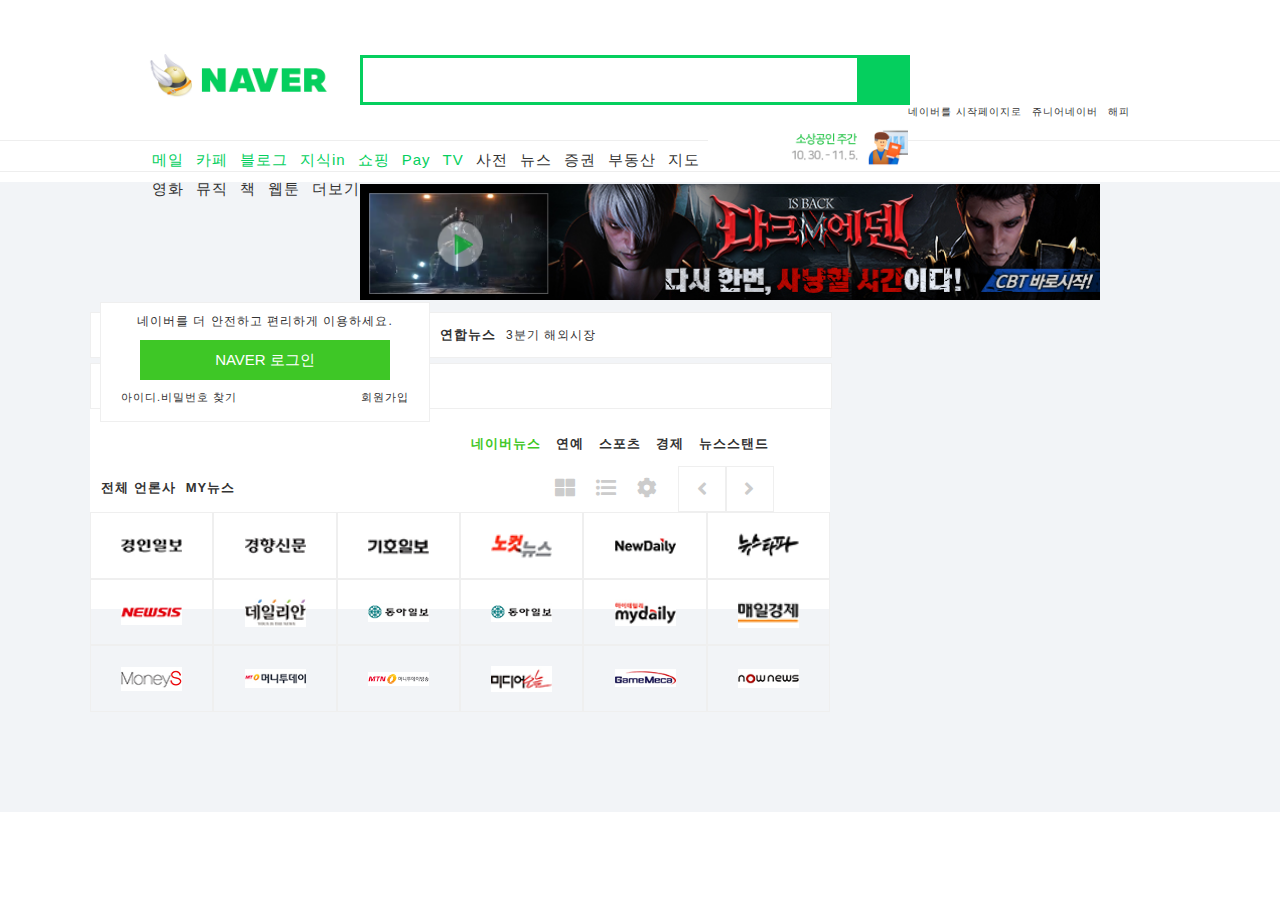
<file: index.html>
<!DOCTYPE html>
<html lang="ko-KR">
<head>
  <script>
  window.location = "html/naver_main.html"
  </script>
</head>
<body>
  <script src="js/base/jquery-3.3.1.min.js"></script>
  <script src="js/base/jquery-ui.min.js"></script>
  <script src="js/src/naver_main.js"></script>
</body>
</html>
</file>
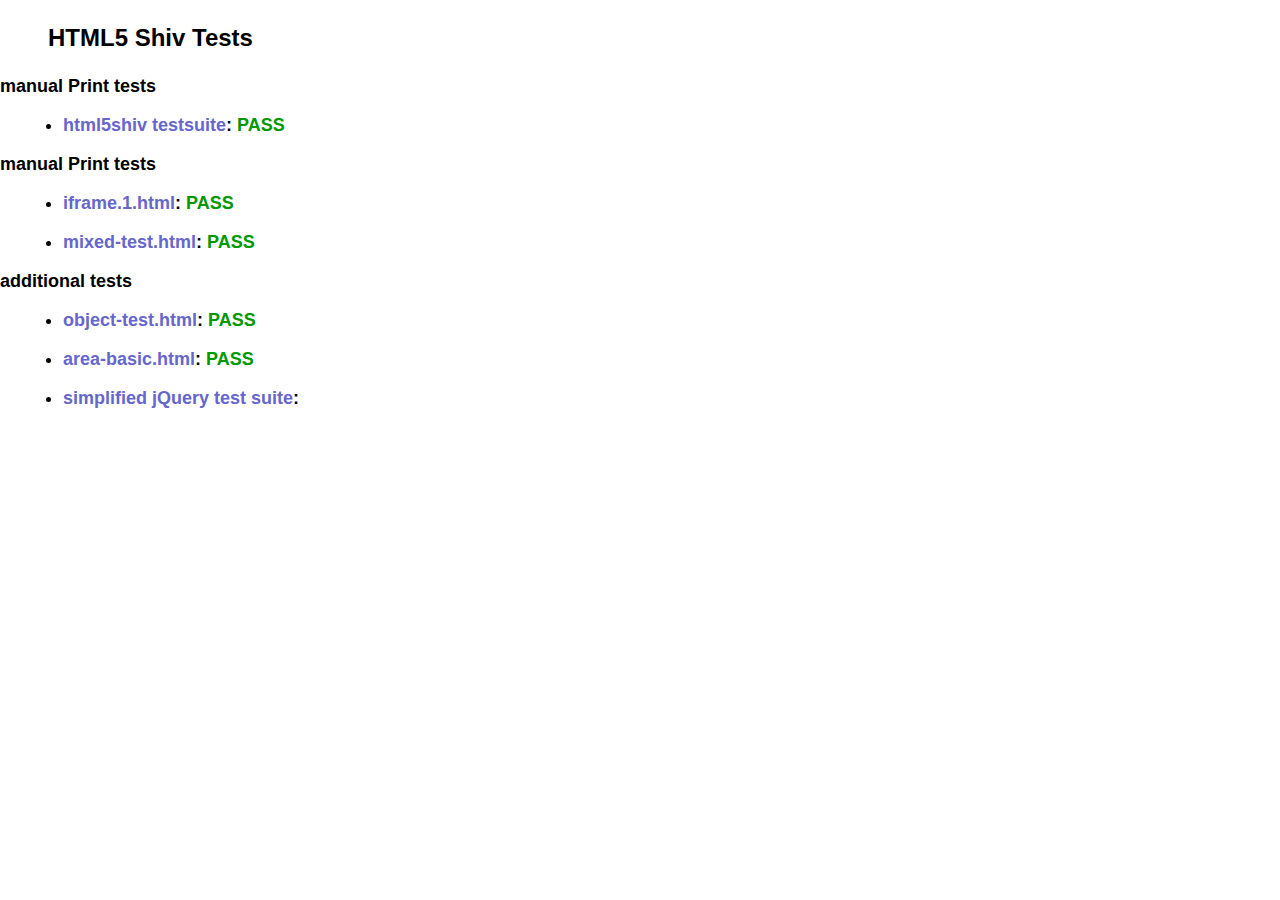
<file: ie/html5shiv/test/index.html>
<!doctype html>
<html>
	<head>
		<meta charset="utf-8">
		<title>IE&lt;9 HTML5 Shiv Tests</title>
		<link rel="stylesheet" href="style.css">
		<script src="../src/html5shiv-printshiv.js"></script>
	</head>
	<body>
		<h1>
			HTML5 Shiv Tests
		</h1>
		<h2>manual Print tests</h2>
		<ul>
			<li>
				<a href="html5shiv.html">html5shiv testsuite</a>: <span class="pass">PASS</span>
			</li>
			
		</ul>
		<h2>manual Print tests</h2>
		<ul>
			<li>
				<a href="iframe.1.html">iframe.1.html</a>: <span class="pass">PASS</span>
			</li>
			<li>
				<a href="mixed-test.html">mixed-test.html</a>: <span class="pass">PASS</span>
			</li>
			
		</ul>
		<h2>additional tests</h2>
		<ul>
			
			<li>
				<a href="object-test.html">object-test.html</a>: <span class="pass">PASS</span>
			</li>
			
			<li>
				<a href="highcharts/area-basic.html">area-basic.html</a>: <span class="pass">PASS</span>
			</li>
			<li>
				<a href="jquery-1.7.1/index.html">simplified jQuery test suite</a>:
			</li>
		</ul>
	<body>
</html>
</file>
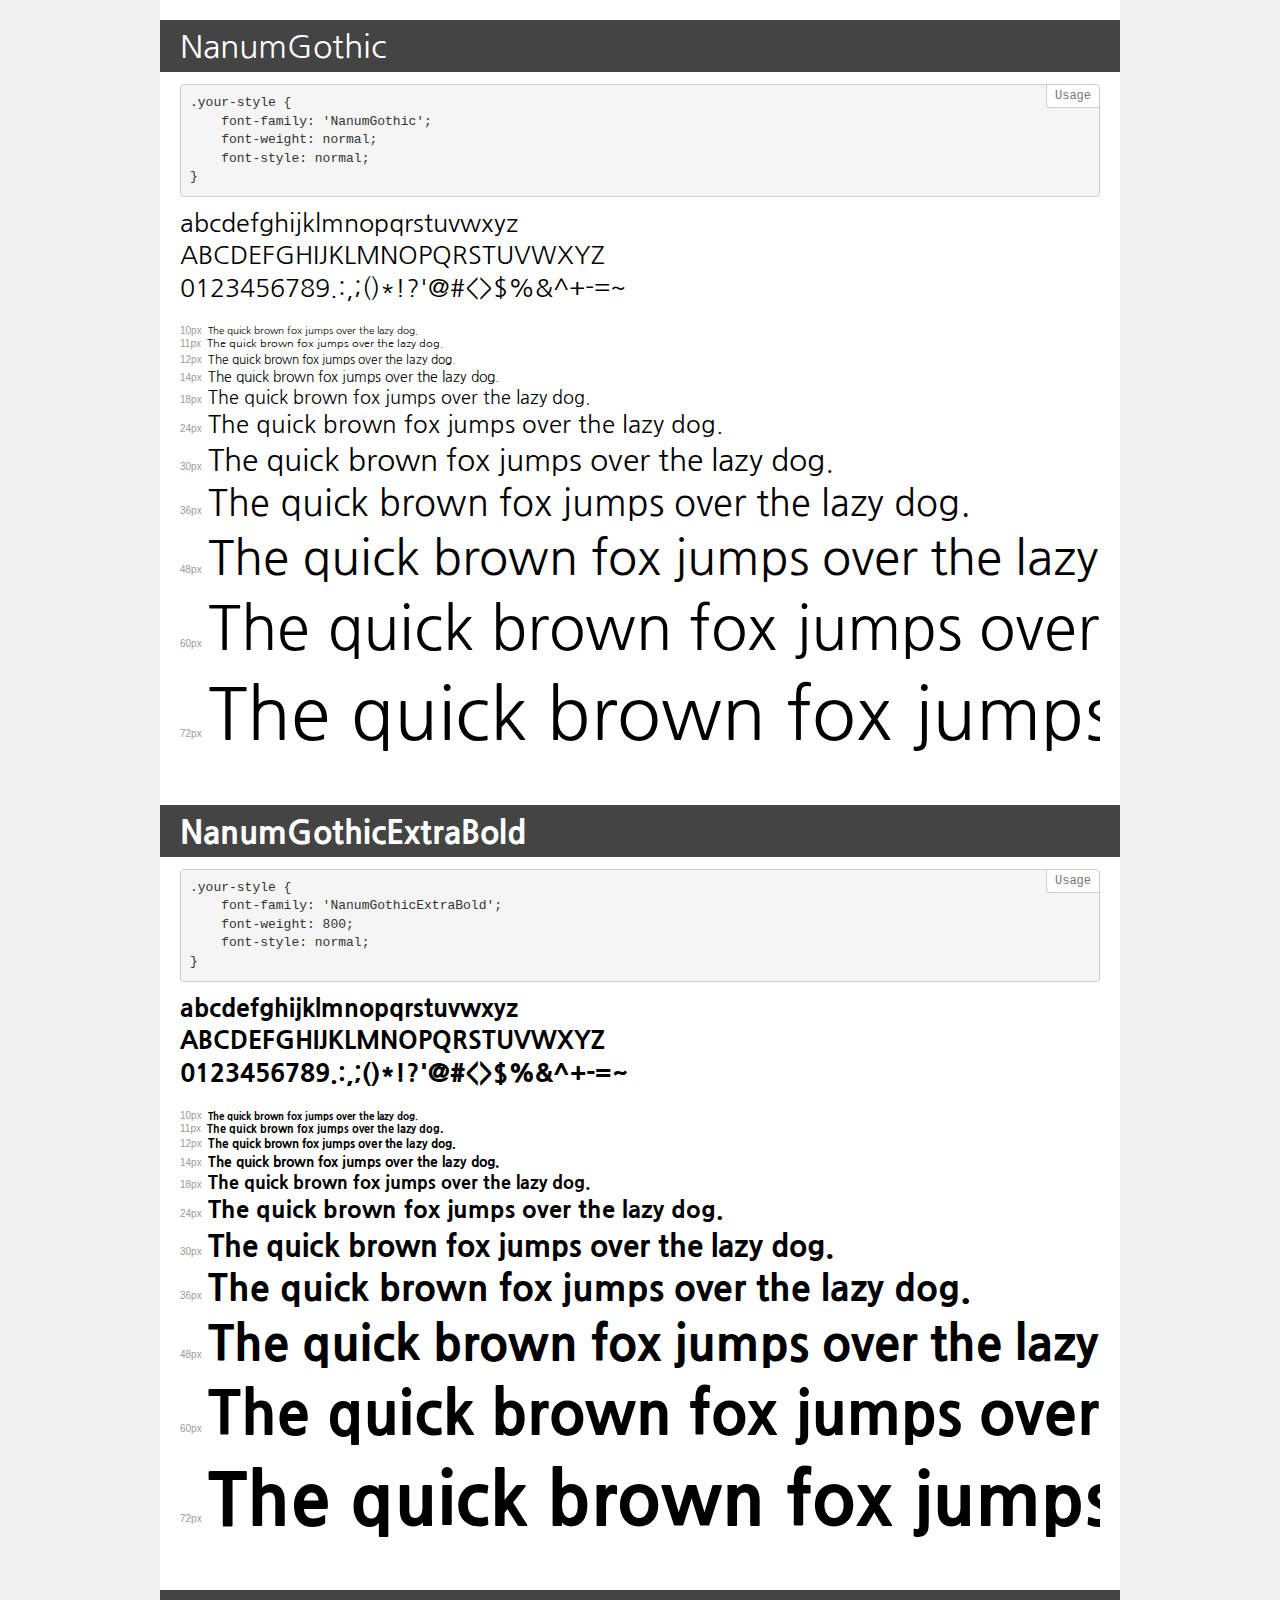
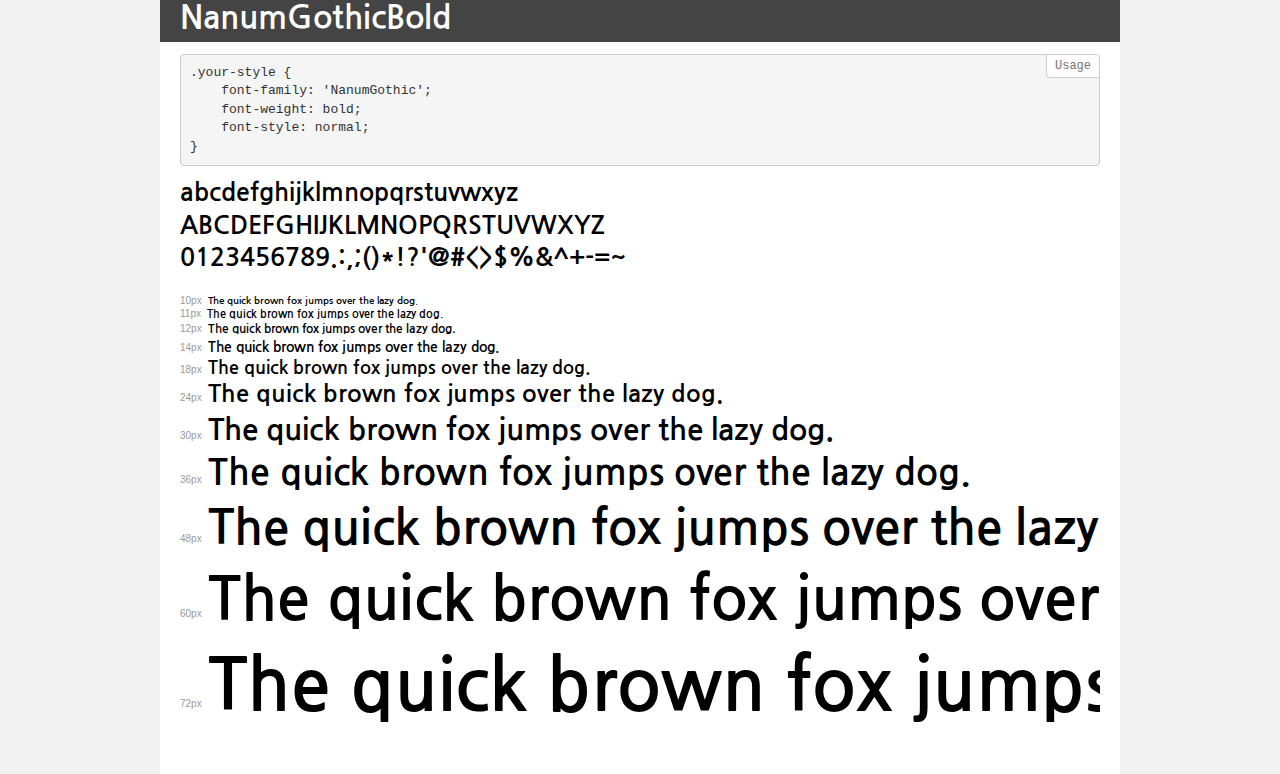
<file: fonts/demo.html>
<!DOCTYPE html>
<html>
<head>
    <meta charset="utf-8">
    <meta http-equiv="X-UA-Compatible" content="IE=edge">
    <meta name="viewport" content="width=device-width, initial-scale=1">
    <meta name="robots" content="noindex, noarchive">
    <meta name="format-detection" content="telephone=no">
    <title>Transfonter demo</title>
    <link href="stylesheet.css" rel="stylesheet">
    <style>
        /*
        http://meyerweb.com/eric/tools/css/reset/
        v2.0 | 20110126
        License: none (public domain)
        */
        html, body, div, span, applet, object, iframe,
        h1, h2, h3, h4, h5, h6, p, blockquote, pre,
        a, abbr, acronym, address, big, cite, code,
        del, dfn, em, img, ins, kbd, q, s, samp,
        small, strike, strong, sub, sup, tt, var,
        b, u, i, center,
        dl, dt, dd, ol, ul, li,
        fieldset, form, label, legend,
        table, caption, tbody, tfoot, thead, tr, th, td,
        article, aside, canvas, details, embed,
        figure, figcaption, footer, header, hgroup,
        menu, nav, output, ruby, section, summary,
        time, mark, audio, video {
            margin: 0;
            padding: 0;
            border: 0;
            font-size: 100%;
            font: inherit;
            vertical-align: baseline;
        }
        /* HTML5 display-role reset for older browsers */
        article, aside, details, figcaption, figure,
        footer, header, hgroup, menu, nav, section {
            display: block;
        }
        body {
            line-height: 1;
        }
        ol, ul {
            list-style: none;
        }
        blockquote, q {
            quotes: none;
        }
        blockquote:before, blockquote:after,
        q:before, q:after {
            content: '';
            content: none;
        }
        table {
            border-collapse: collapse;
            border-spacing: 0;
        }
        /* common styles */
        body {
            background: #f1f1f1;
            color: #000;
        }
        .page {
            background: #fff;
            width: 920px;
            margin: 0 auto;
            padding: 20px 20px 0 20px;
            overflow: hidden;
        }
        .font-container {
            overflow-x: auto;
            overflow-y: hidden;
            margin-bottom: 40px;
            line-height: 1.3;
            white-space: nowrap;
            padding-bottom: 5px;
        }
        h1 {
            position: relative;
            background: #444;
            font-size: 32px;
            color: #fff;
            padding: 10px 20px;
            margin: 0 -20px 12px -20px;
        }
        .letters {
            font-size: 25px;
            margin-bottom: 20px;
        }
        .s10:before {
            content: '10px';
        }
        .s11:before {
            content: '11px';
        }
        .s12:before {
            content: '12px';
        }
        .s14:before {
            content: '14px';
        }
        .s18:before {
            content: '18px';
        }
        .s24:before {
            content: '24px';
        }
        .s30:before {
            content: '30px';
        }
        .s36:before {
            content: '36px';
        }
        .s48:before {
            content: '48px';
        }
        .s60:before {
            content: '60px';
        }
        .s72:before {
            content: '72px';
        }
        .s10:before, .s11:before, .s12:before, .s14:before,
        .s18:before, .s24:before, .s30:before, .s36:before,
        .s48:before, .s60:before, .s72:before {
            font-family: Arial, sans-serif;
            font-size: 10px;
            font-weight: normal;
            font-style: normal;
            color: #999;
            padding-right: 6px;
        }
        pre {
            display: block;
            position: relative;
            padding: 9px;
            margin: 0 0 10px;
            font-family: Monaco, Menlo, Consolas, "Courier New", monospace !important;
            font-size: 13px;
            line-height: 1.428571429;
            color: #333;
            font-weight: normal !important;
            font-style: normal !important;
            background-color: #f5f5f5;
            border: 1px solid #ccc;
            overflow-x: auto;
            border-radius: 4px;
        }
        pre:after {
            display: block;
            position: absolute;
            right: 0;
            top: 0;
            content: 'Usage';
            line-height: 1;
            padding: 5px 8px;
            font-size: 12px;
            color: #767676;
            background-color: #fff;
            border: 1px solid #ccc;
            border-right: none;
            border-top: none;
            border-radius: 0 4px 0 4px;
            z-index: 10;
        }
        /* responsive */
        @media (max-width: 959px) {
            .page {
                width: auto;
                margin: 0;
            }
        }
    </style>
</head>
<body>
<div class="page">
    <div class="demo" style="font-family: 'NanumGothic'; font-weight: normal; font-style: normal;">
        <h1>NanumGothic</h1>
        <pre>.your-style {
    font-family: 'NanumGothic';
    font-weight: normal;
    font-style: normal;
}</pre>
        <div class="font-container">
            <p class="letters">
                abcdefghijklmnopqrstuvwxyz<br>
ABCDEFGHIJKLMNOPQRSTUVWXYZ<br>
                0123456789.:,;()*!?'@#<>$%&^+-=~
            </p>
            <p class="s10" style="font-size: 10px;">The quick brown fox jumps over the lazy dog.</p>
            <p class="s11" style="font-size: 11px;">The quick brown fox jumps over the lazy dog.</p>
            <p class="s12" style="font-size: 12px;">The quick brown fox jumps over the lazy dog.</p>
            <p class="s14" style="font-size: 14px;">The quick brown fox jumps over the lazy dog.</p>
            <p class="s18" style="font-size: 18px;">The quick brown fox jumps over the lazy dog.</p>
            <p class="s24" style="font-size: 24px;">The quick brown fox jumps over the lazy dog.</p>
            <p class="s30" style="font-size: 30px;">The quick brown fox jumps over the lazy dog.</p>
            <p class="s36" style="font-size: 36px;">The quick brown fox jumps over the lazy dog.</p>
            <p class="s48" style="font-size: 48px;">The quick brown fox jumps over the lazy dog.</p>
            <p class="s60" style="font-size: 60px;">The quick brown fox jumps over the lazy dog.</p>
            <p class="s72" style="font-size: 72px;">The quick brown fox jumps over the lazy dog.</p>
        </div>
    </div>
    <div class="demo" style="font-family: 'NanumGothicExtraBold'; font-weight: 800; font-style: normal;">
        <h1>NanumGothicExtraBold</h1>
        <pre>.your-style {
    font-family: 'NanumGothicExtraBold';
    font-weight: 800;
    font-style: normal;
}</pre>
        <div class="font-container">
            <p class="letters">
                abcdefghijklmnopqrstuvwxyz<br>
ABCDEFGHIJKLMNOPQRSTUVWXYZ<br>
                0123456789.:,;()*!?'@#<>$%&^+-=~
            </p>
            <p class="s10" style="font-size: 10px;">The quick brown fox jumps over the lazy dog.</p>
            <p class="s11" style="font-size: 11px;">The quick brown fox jumps over the lazy dog.</p>
            <p class="s12" style="font-size: 12px;">The quick brown fox jumps over the lazy dog.</p>
            <p class="s14" style="font-size: 14px;">The quick brown fox jumps over the lazy dog.</p>
            <p class="s18" style="font-size: 18px;">The quick brown fox jumps over the lazy dog.</p>
            <p class="s24" style="font-size: 24px;">The quick brown fox jumps over the lazy dog.</p>
            <p class="s30" style="font-size: 30px;">The quick brown fox jumps over the lazy dog.</p>
            <p class="s36" style="font-size: 36px;">The quick brown fox jumps over the lazy dog.</p>
            <p class="s48" style="font-size: 48px;">The quick brown fox jumps over the lazy dog.</p>
            <p class="s60" style="font-size: 60px;">The quick brown fox jumps over the lazy dog.</p>
            <p class="s72" style="font-size: 72px;">The quick brown fox jumps over the lazy dog.</p>
        </div>
    </div>
    <div class="demo" style="font-family: 'NanumGothic'; font-weight: bold; font-style: normal;">
        <h1>NanumGothicBold</h1>
        <pre>.your-style {
    font-family: 'NanumGothic';
    font-weight: bold;
    font-style: normal;
}</pre>
        <div class="font-container">
            <p class="letters">
                abcdefghijklmnopqrstuvwxyz<br>
ABCDEFGHIJKLMNOPQRSTUVWXYZ<br>
                0123456789.:,;()*!?'@#<>$%&^+-=~
            </p>
            <p class="s10" style="font-size: 10px;">The quick brown fox jumps over the lazy dog.</p>
            <p class="s11" style="font-size: 11px;">The quick brown fox jumps over the lazy dog.</p>
            <p class="s12" style="font-size: 12px;">The quick brown fox jumps over the lazy dog.</p>
            <p class="s14" style="font-size: 14px;">The quick brown fox jumps over the lazy dog.</p>
            <p class="s18" style="font-size: 18px;">The quick brown fox jumps over the lazy dog.</p>
            <p class="s24" style="font-size: 24px;">The quick brown fox jumps over the lazy dog.</p>
            <p class="s30" style="font-size: 30px;">The quick brown fox jumps over the lazy dog.</p>
            <p class="s36" style="font-size: 36px;">The quick brown fox jumps over the lazy dog.</p>
            <p class="s48" style="font-size: 48px;">The quick brown fox jumps over the lazy dog.</p>
            <p class="s60" style="font-size: 60px;">The quick brown fox jumps over the lazy dog.</p>
            <p class="s72" style="font-size: 72px;">The quick brown fox jumps over the lazy dog.</p>
        </div>
    </div>
</div>
</body>
</html>
</file>
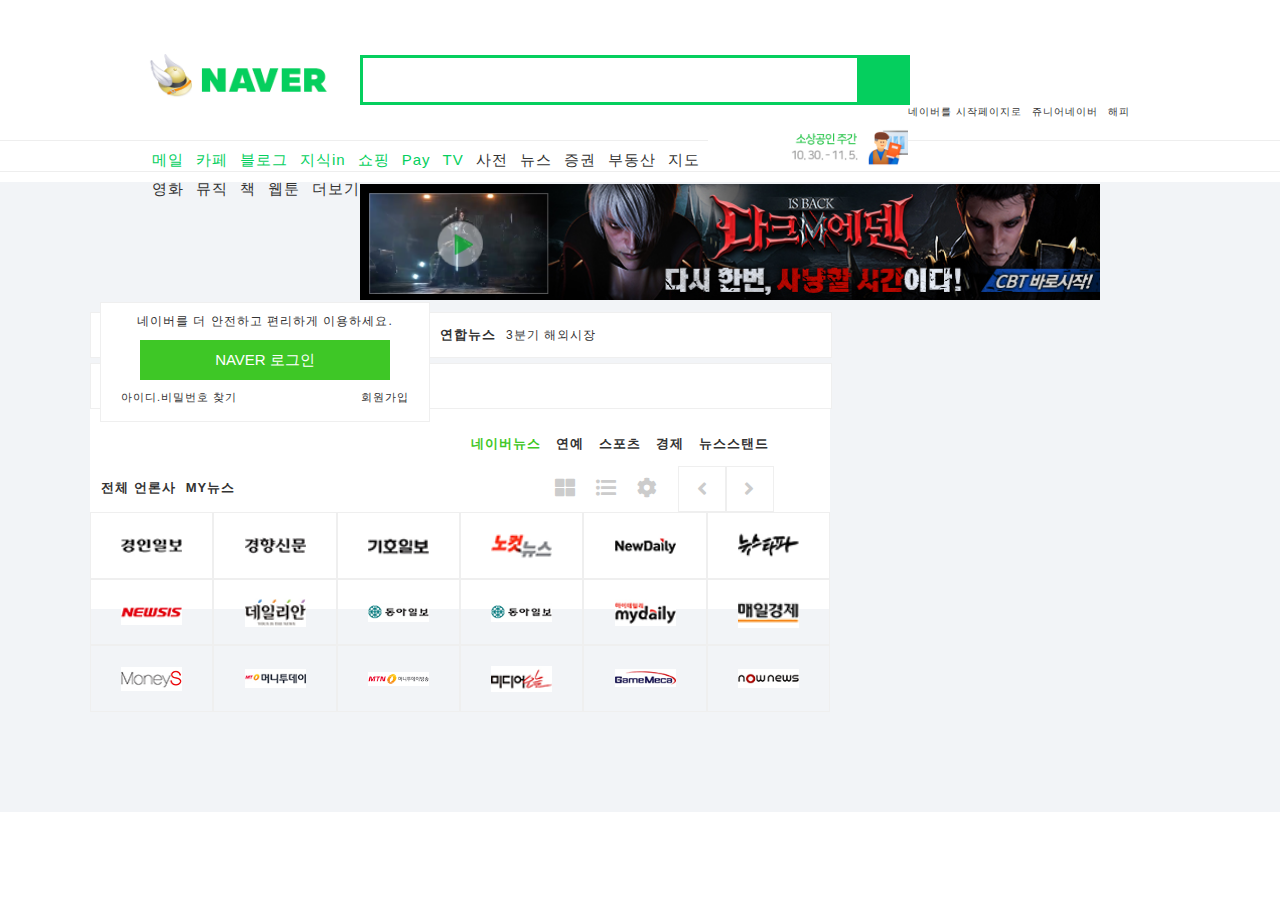
<file: html/naver_main.html>
<!DOCTYPE html>
<html lang="ko-KR">
<head>
	<meta charset="UTF-8" />
	<meta http-equiv="X-UA-Compatible" content="IE=edge" />
	<meta name="viewport" content="width=device-width, user-scalable=no, 
	initial-scale=1.0, maximum-scale=1.0, minimum-scale=1.0">
	<link rel="stylesheet" href="../css/base/reset.css" />
	<link rel="stylesheet" href="../css/src/main/naver_main_all.css" />
	<link rel="stylesheet" href="../fontawesome5/css/all.css" />
	<!--favicon-->
	<link rel="apple-touch-icon" href="../img/devine-logo.png" />
	<link rel="shortcut icon" type="image/x-icon" href="../img/favicon.jpg" />
	<title>Naver</title>
</head>
<body>
	<div id="wrap">	
		<header class="headBox">
			<nav class="headIn">
				<h1>
				<a href="#">
				<span class="hidden">LOGO</span>
				</a>
				</h1>
				<input type="text">
				<button type="button" class="search_btn"></button>
				<ul class="area_links">
					<li class="a_ho">
						<a href="#">네이버를 시작페이지로</a>
					</li>
					<li class="a_ju">
						<a href="#">쥬니어네이버</a>
					</li>
					<li class="a_ha">
						<a href="#">해피</a>
					</li>
				</ul>
				<div class="promo_img"></div>
		  </nav>
		</header>
		<nav class="navbar">
			<div class="navbarIn">
				<ul>
					<li><a href="#">메일</a></li>
					<li><a href="#">카페</a></li>
					<li><a href="#">블로그</a></li>
					<li><a href="#">지식in</a></li>
					<li><a href="#">쇼핑</a></li>
					<li><a href="#">Pay</a></li>
					<li><a href="#">TV</a></li>
					<li><a href="#">사전</a></li>
					<li><a href="#">뉴스</a></li>
					<li><a href="#">증권</a></li>
					<li><a href="#">부동산</a></li>
					<li><a href="#">지도</a></li>
					<li><a href="#">영화</a></li>
					<li><a href="#">뮤직</a></li>
					<li><a href="#">책</a></li>
					<li><a href="#">웹툰</a></li>
					<li><a href="#">더보기</a></li>
						
						<ul class="top">
							<li>
							<a href="#">
								<span class="topnumber">1</span>
								<span class="topkeyword">박나래</span>
							</a>
							</li>
							<li>
							<a href="#">
								<span class="topnumber">2
								</span>
								<span class="topkeyword">기안84</span>
							</a>
							</li>
							<li>
							<a href="#">
								<span class="topnumber">3
								</span>
								<span class="topkeyword">아이유</span>
							</a>
							</li>
							<li>
							<a href="#">
								<span class="topnumber">4
								</span>
								<span class="topkeyword">스피커</span>
							</a>
							</li>
				</ul>
			</div>
		</nav>
		<section class="adbanner">
			<ul>
				<li>
					<a href="#"></a>
				</li>
				<li>
					<p>네이버를 더 안전하고 편리하게 이용하세요.</p>
					<button type="button" class="logIn">NAVER 로그인</button>
					<p><a href="#">아이디.비밀번호 찾기</a></p>
					<p><a href="#">회원가입</a></p>
				</li>
			</ul>
		</section>
		<section class="newsBox">
			<div class="newsIn">
			<div class="headline">
				<ul>
					<li><a href="#">연합뉴스</a></li>
					<li>
						<ol>
							<li><a href="#">3분기 해외시장</a></li>
							<li><a href="#">경제 투톱으로 가는 분위기</a></li>
							<li><a href="#">현물복지 투입 121조원</a></li>
						</ol>
					</li>
					<li><a href="#">네이버뉴스</a></li>
					<li><a href="#">연예</a></li>
					<li><a href="#">스포츠</a></li>
					<li><a href="#">경제</a></li>
				</ul>
			</div>
			<div class="newslist">
				<ul>
					<li><a href="#">뉴스스탠드</a></li>
					<li><a href="#">전체 언론사</a></li>
					<li><a href="#">MY뉴스</a></li>
					<li><a href="#"><i class="fas fa-th-large"></i></a></li>
					<li><a href="#"><i class="fas fa-list-ul"></i></a></li>
					<li><a href="#"><i class="fas fa-cog"></i></a></li>
					<li class="slidebtn">
						<ol>
							<li><a href="#"><i class="fas fa-angle-left"></i></a></li>
							<li><a href="#"><i class="fas fa-angle-right"></i></a></li>
						</ol>
					</li>
				</ul>
			</div>
			 <div class="a_newslist">
			 	<ul>
			 		<li><a href="#"></a></li>
			 		<li><a href="#"></a></li>
			 		<li><a href="#"></a></li>
			 		<li><a href="#"></a></li>
			 		<li><a href="#"></a></li>
			 		<li><a href="#"></a></li>
			 		<li><a href="#"></a></li>
			 		<li><a href="#"></a></li>
			 		<li><a href="#"></a></li>
			 		<li><a href="#"></a></li>
			 		<li><a href="#"></a></li>
			 		<li><a href="#"></a></li>
			 		<li><a href="#"></a></li>
			 		<li><a href="#"></a></li>
			 		<li><a href="#"></a></li>
			 		<li><a href="#"></a></li>
			 		<li><a href="#"></a></li>
			 		<li><a href="#"></a></li>
			 	</ul>
			 </div>
			 <div class="b_newslist">
			 	<ul>
			 		<li><a href="#"></a></li>
			 		<li><a href="#"></a></li>
			 		<li><a href="#"></a></li>
			 		<li><a href="#"></a></li>
			 		<li><a href="#"></a></li>
			 		<li><a href="#"></a></li>
			 		<li><a href="#"></a></li>
			 		<li><a href="#"></a></li>
			 		<li><a href="#"></a></li>
			 		<li><a href="#"></a></li>
			 		<li><a href="#"></a></li>
			 		<li><a href="#"></a></li>
			 		<li><a href="#"></a></li>
			 		<li><a href="#"></a></li>
			 		<li><a href="#"></a></li>
			 		<li><a href="#"></a></li>
			 		<li><a href="#"></a></li>
			 		<li><a href="#"></a></li>
			 	</ul>
			 </div>
			 
			</div>
		</section>

	</div>
</body>
<script src="../js/base/jquery-3.3.1.min.js"></script>
<script src="../js/base/jquery-ui.min.js"></script>
<script src="../js/src/naver_main.js"></script>
</file>
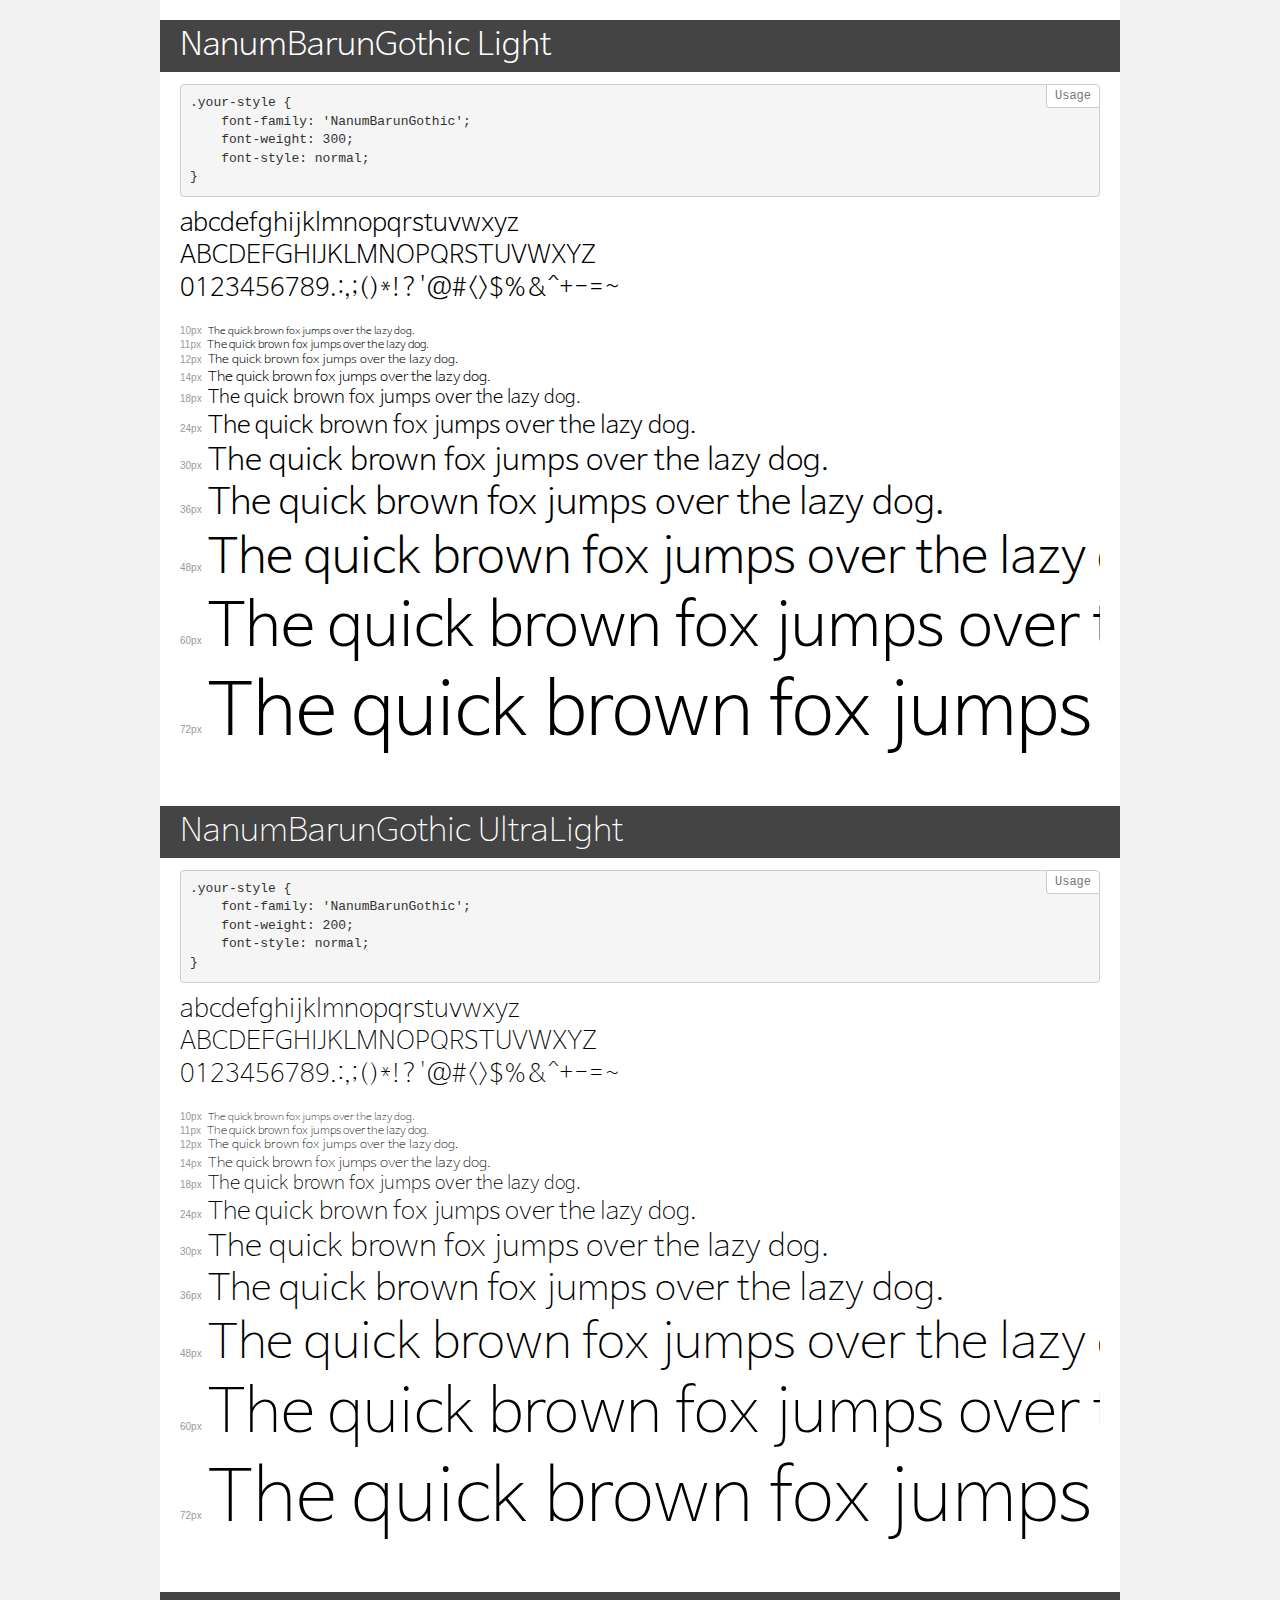
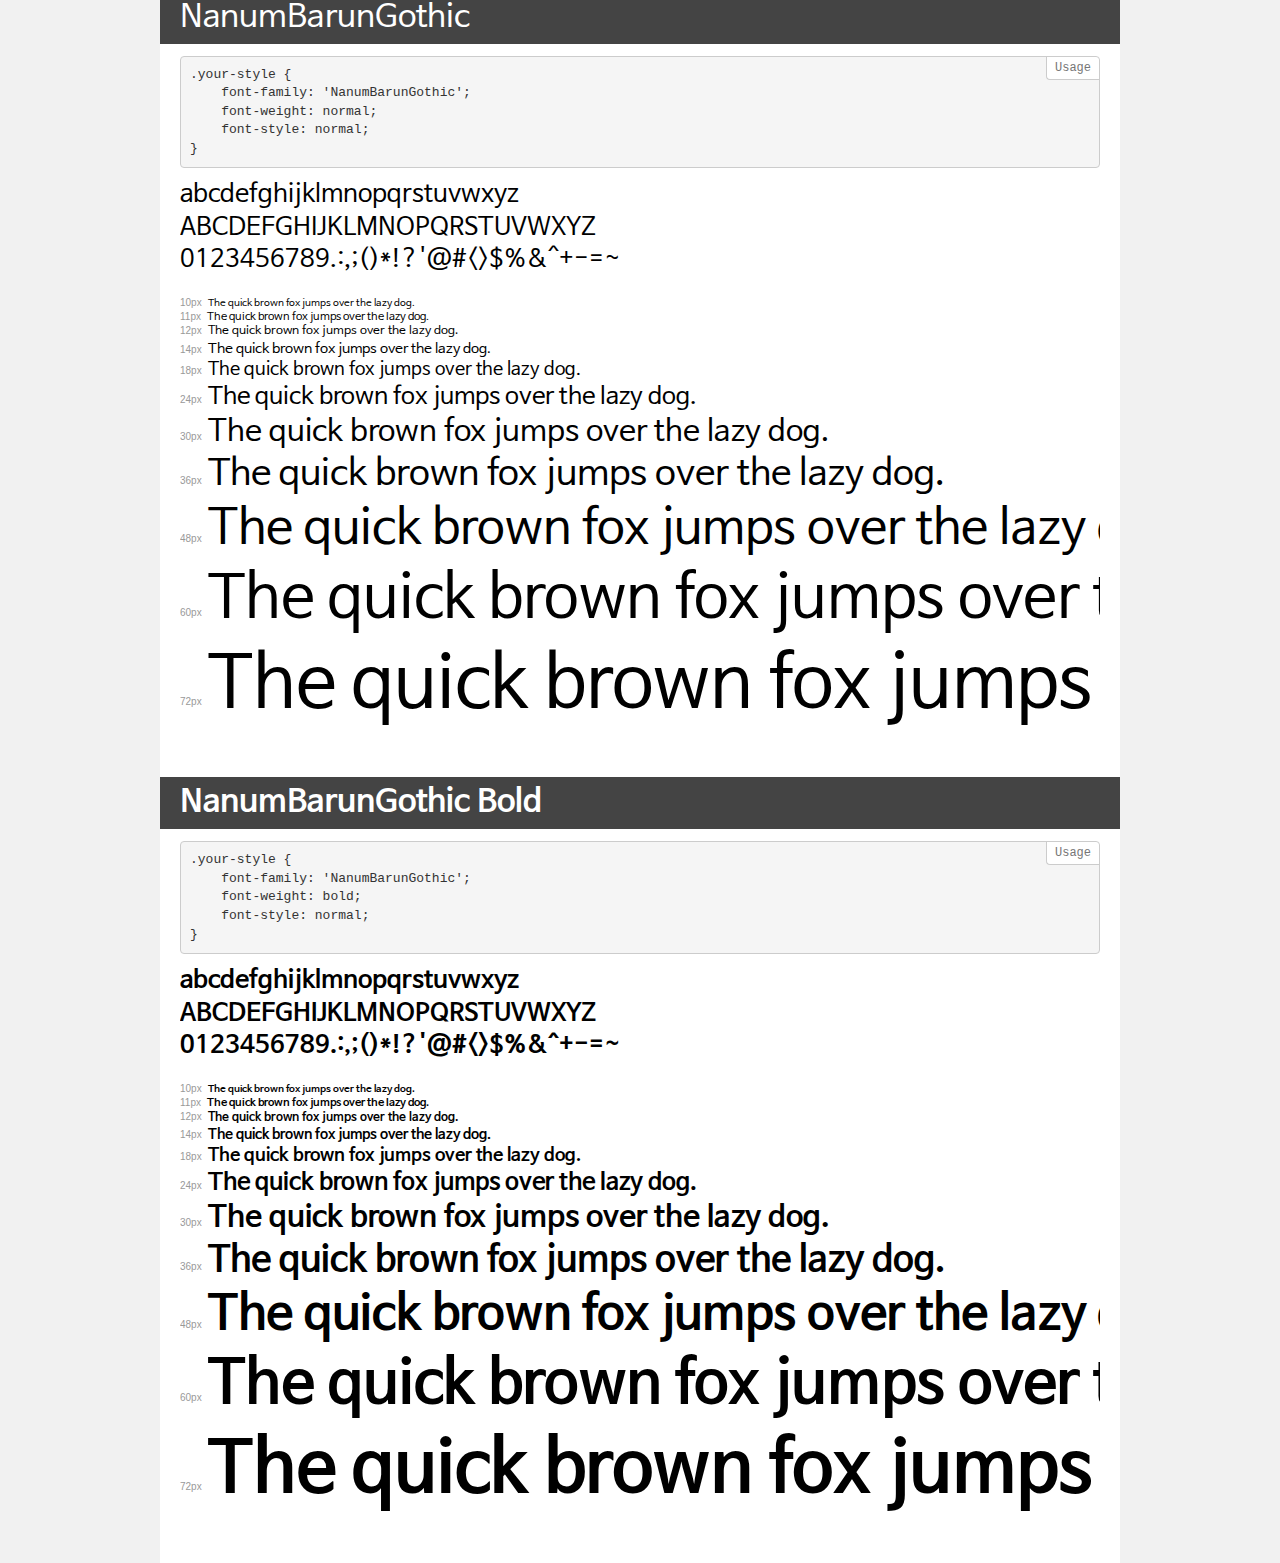
<file: fonts/nanum/demo.html>
<!DOCTYPE html>
<html>
<head>
    <meta charset="utf-8">
    <meta http-equiv="X-UA-Compatible" content="IE=edge">
    <meta name="viewport" content="width=device-width, initial-scale=1">
    <meta name="robots" content="noindex, noarchive">
    <meta name="format-detection" content="telephone=no">
    <title>Transfonter demo</title>
    <link href="stylesheet.css" rel="stylesheet">
    <style>
        /*
        http://meyerweb.com/eric/tools/css/reset/
        v2.0 | 20110126
        License: none (public domain)
        */
        html, body, div, span, applet, object, iframe,
        h1, h2, h3, h4, h5, h6, p, blockquote, pre,
        a, abbr, acronym, address, big, cite, code,
        del, dfn, em, img, ins, kbd, q, s, samp,
        small, strike, strong, sub, sup, tt, var,
        b, u, i, center,
        dl, dt, dd, ol, ul, li,
        fieldset, form, label, legend,
        table, caption, tbody, tfoot, thead, tr, th, td,
        article, aside, canvas, details, embed,
        figure, figcaption, footer, header, hgroup,
        menu, nav, output, ruby, section, summary,
        time, mark, audio, video {
            margin: 0;
            padding: 0;
            border: 0;
            font-size: 100%;
            font: inherit;
            vertical-align: baseline;
        }
        /* HTML5 display-role reset for older browsers */
        article, aside, details, figcaption, figure,
        footer, header, hgroup, menu, nav, section {
            display: block;
        }
        body {
            line-height: 1;
        }
        ol, ul {
            list-style: none;
        }
        blockquote, q {
            quotes: none;
        }
        blockquote:before, blockquote:after,
        q:before, q:after {
            content: '';
            content: none;
        }
        table {
            border-collapse: collapse;
            border-spacing: 0;
        }
        /* common styles */
        body {
            background: #f1f1f1;
            color: #000;
        }
        .page {
            background: #fff;
            width: 920px;
            margin: 0 auto;
            padding: 20px 20px 0 20px;
            overflow: hidden;
        }
        .font-container {
            overflow-x: auto;
            overflow-y: hidden;
            margin-bottom: 40px;
            line-height: 1.3;
            white-space: nowrap;
            padding-bottom: 5px;
        }
        h1 {
            position: relative;
            background: #444;
            font-size: 32px;
            color: #fff;
            padding: 10px 20px;
            margin: 0 -20px 12px -20px;
        }
        .letters {
            font-size: 25px;
            margin-bottom: 20px;
        }
        .s10:before {
            content: '10px';
        }
        .s11:before {
            content: '11px';
        }
        .s12:before {
            content: '12px';
        }
        .s14:before {
            content: '14px';
        }
        .s18:before {
            content: '18px';
        }
        .s24:before {
            content: '24px';
        }
        .s30:before {
            content: '30px';
        }
        .s36:before {
            content: '36px';
        }
        .s48:before {
            content: '48px';
        }
        .s60:before {
            content: '60px';
        }
        .s72:before {
            content: '72px';
        }
        .s10:before, .s11:before, .s12:before, .s14:before,
        .s18:before, .s24:before, .s30:before, .s36:before,
        .s48:before, .s60:before, .s72:before {
            font-family: Arial, sans-serif;
            font-size: 10px;
            font-weight: normal;
            font-style: normal;
            color: #999;
            padding-right: 6px;
        }
        pre {
            display: block;
            position: relative;
            padding: 9px;
            margin: 0 0 10px;
            font-family: Monaco, Menlo, Consolas, "Courier New", monospace !important;
            font-size: 13px;
            line-height: 1.428571429;
            color: #333;
            font-weight: normal !important;
            font-style: normal !important;
            background-color: #f5f5f5;
            border: 1px solid #ccc;
            overflow-x: auto;
            border-radius: 4px;
        }
        pre:after {
            display: block;
            position: absolute;
            right: 0;
            top: 0;
            content: 'Usage';
            line-height: 1;
            padding: 5px 8px;
            font-size: 12px;
            color: #767676;
            background-color: #fff;
            border: 1px solid #ccc;
            border-right: none;
            border-top: none;
            border-radius: 0 4px 0 4px;
            z-index: 10;
        }
        /* responsive */
        @media (max-width: 959px) {
            .page {
                width: auto;
                margin: 0;
            }
        }
    </style>
</head>
<body>
<div class="page">
    <div class="demo" style="font-family: 'NanumBarunGothic'; font-weight: 300; font-style: normal;">
        <h1>NanumBarunGothic Light</h1>
        <pre>.your-style {
    font-family: 'NanumBarunGothic';
    font-weight: 300;
    font-style: normal;
}</pre>
        <div class="font-container">
            <p class="letters">
                abcdefghijklmnopqrstuvwxyz<br>
ABCDEFGHIJKLMNOPQRSTUVWXYZ<br>
                0123456789.:,;()*!?'@#<>$%&^+-=~
            </p>
            <p class="s10" style="font-size: 10px;">The quick brown fox jumps over the lazy dog.</p>
            <p class="s11" style="font-size: 11px;">The quick brown fox jumps over the lazy dog.</p>
            <p class="s12" style="font-size: 12px;">The quick brown fox jumps over the lazy dog.</p>
            <p class="s14" style="font-size: 14px;">The quick brown fox jumps over the lazy dog.</p>
            <p class="s18" style="font-size: 18px;">The quick brown fox jumps over the lazy dog.</p>
            <p class="s24" style="font-size: 24px;">The quick brown fox jumps over the lazy dog.</p>
            <p class="s30" style="font-size: 30px;">The quick brown fox jumps over the lazy dog.</p>
            <p class="s36" style="font-size: 36px;">The quick brown fox jumps over the lazy dog.</p>
            <p class="s48" style="font-size: 48px;">The quick brown fox jumps over the lazy dog.</p>
            <p class="s60" style="font-size: 60px;">The quick brown fox jumps over the lazy dog.</p>
            <p class="s72" style="font-size: 72px;">The quick brown fox jumps over the lazy dog.</p>
        </div>
    </div>
    <div class="demo" style="font-family: 'NanumBarunGothic'; font-weight: 200; font-style: normal;">
        <h1>NanumBarunGothic UltraLight</h1>
        <pre>.your-style {
    font-family: 'NanumBarunGothic';
    font-weight: 200;
    font-style: normal;
}</pre>
        <div class="font-container">
            <p class="letters">
                abcdefghijklmnopqrstuvwxyz<br>
ABCDEFGHIJKLMNOPQRSTUVWXYZ<br>
                0123456789.:,;()*!?'@#<>$%&^+-=~
            </p>
            <p class="s10" style="font-size: 10px;">The quick brown fox jumps over the lazy dog.</p>
            <p class="s11" style="font-size: 11px;">The quick brown fox jumps over the lazy dog.</p>
            <p class="s12" style="font-size: 12px;">The quick brown fox jumps over the lazy dog.</p>
            <p class="s14" style="font-size: 14px;">The quick brown fox jumps over the lazy dog.</p>
            <p class="s18" style="font-size: 18px;">The quick brown fox jumps over the lazy dog.</p>
            <p class="s24" style="font-size: 24px;">The quick brown fox jumps over the lazy dog.</p>
            <p class="s30" style="font-size: 30px;">The quick brown fox jumps over the lazy dog.</p>
            <p class="s36" style="font-size: 36px;">The quick brown fox jumps over the lazy dog.</p>
            <p class="s48" style="font-size: 48px;">The quick brown fox jumps over the lazy dog.</p>
            <p class="s60" style="font-size: 60px;">The quick brown fox jumps over the lazy dog.</p>
            <p class="s72" style="font-size: 72px;">The quick brown fox jumps over the lazy dog.</p>
        </div>
    </div>
    <div class="demo" style="font-family: 'NanumBarunGothic'; font-weight: normal; font-style: normal;">
        <h1>NanumBarunGothic</h1>
        <pre>.your-style {
    font-family: 'NanumBarunGothic';
    font-weight: normal;
    font-style: normal;
}</pre>
        <div class="font-container">
            <p class="letters">
                abcdefghijklmnopqrstuvwxyz<br>
ABCDEFGHIJKLMNOPQRSTUVWXYZ<br>
                0123456789.:,;()*!?'@#<>$%&^+-=~
            </p>
            <p class="s10" style="font-size: 10px;">The quick brown fox jumps over the lazy dog.</p>
            <p class="s11" style="font-size: 11px;">The quick brown fox jumps over the lazy dog.</p>
            <p class="s12" style="font-size: 12px;">The quick brown fox jumps over the lazy dog.</p>
            <p class="s14" style="font-size: 14px;">The quick brown fox jumps over the lazy dog.</p>
            <p class="s18" style="font-size: 18px;">The quick brown fox jumps over the lazy dog.</p>
            <p class="s24" style="font-size: 24px;">The quick brown fox jumps over the lazy dog.</p>
            <p class="s30" style="font-size: 30px;">The quick brown fox jumps over the lazy dog.</p>
            <p class="s36" style="font-size: 36px;">The quick brown fox jumps over the lazy dog.</p>
            <p class="s48" style="font-size: 48px;">The quick brown fox jumps over the lazy dog.</p>
            <p class="s60" style="font-size: 60px;">The quick brown fox jumps over the lazy dog.</p>
            <p class="s72" style="font-size: 72px;">The quick brown fox jumps over the lazy dog.</p>
        </div>
    </div>
    <div class="demo" style="font-family: 'NanumBarunGothic'; font-weight: bold; font-style: normal;">
        <h1>NanumBarunGothic Bold</h1>
        <pre>.your-style {
    font-family: 'NanumBarunGothic';
    font-weight: bold;
    font-style: normal;
}</pre>
        <div class="font-container">
            <p class="letters">
                abcdefghijklmnopqrstuvwxyz<br>
ABCDEFGHIJKLMNOPQRSTUVWXYZ<br>
                0123456789.:,;()*!?'@#<>$%&^+-=~
            </p>
            <p class="s10" style="font-size: 10px;">The quick brown fox jumps over the lazy dog.</p>
            <p class="s11" style="font-size: 11px;">The quick brown fox jumps over the lazy dog.</p>
            <p class="s12" style="font-size: 12px;">The quick brown fox jumps over the lazy dog.</p>
            <p class="s14" style="font-size: 14px;">The quick brown fox jumps over the lazy dog.</p>
            <p class="s18" style="font-size: 18px;">The quick brown fox jumps over the lazy dog.</p>
            <p class="s24" style="font-size: 24px;">The quick brown fox jumps over the lazy dog.</p>
            <p class="s30" style="font-size: 30px;">The quick brown fox jumps over the lazy dog.</p>
            <p class="s36" style="font-size: 36px;">The quick brown fox jumps over the lazy dog.</p>
            <p class="s48" style="font-size: 48px;">The quick brown fox jumps over the lazy dog.</p>
            <p class="s60" style="font-size: 60px;">The quick brown fox jumps over the lazy dog.</p>
            <p class="s72" style="font-size: 72px;">The quick brown fox jumps over the lazy dog.</p>
        </div>
    </div>
</div>
</body>
</html>
</file>
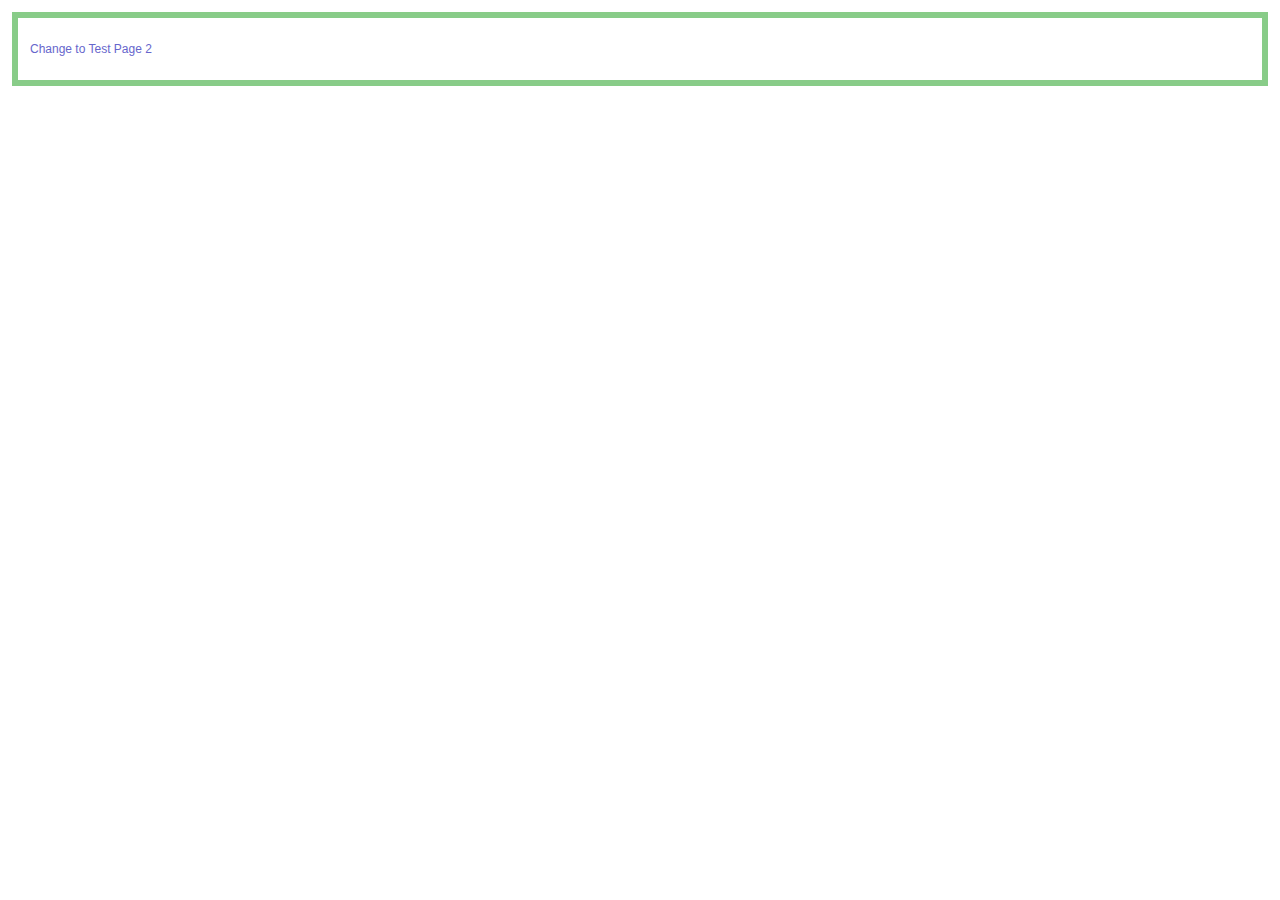
<file: ie/html5shiv/test/iframe.1-1.html>
<!doctype html>
<html>
	<head>
		<meta charset="utf-8">
		<title>Test 1</title>
		<link rel="stylesheet" href="style.css">
		<script src="../src/html5shiv-printshiv.js"></script>
	</head>
	<body>
		<section>
			<p><a href="iframe.1-2.html">Change to Test Page 2</a></p>
		</section>
	</body>
</html>
</file>
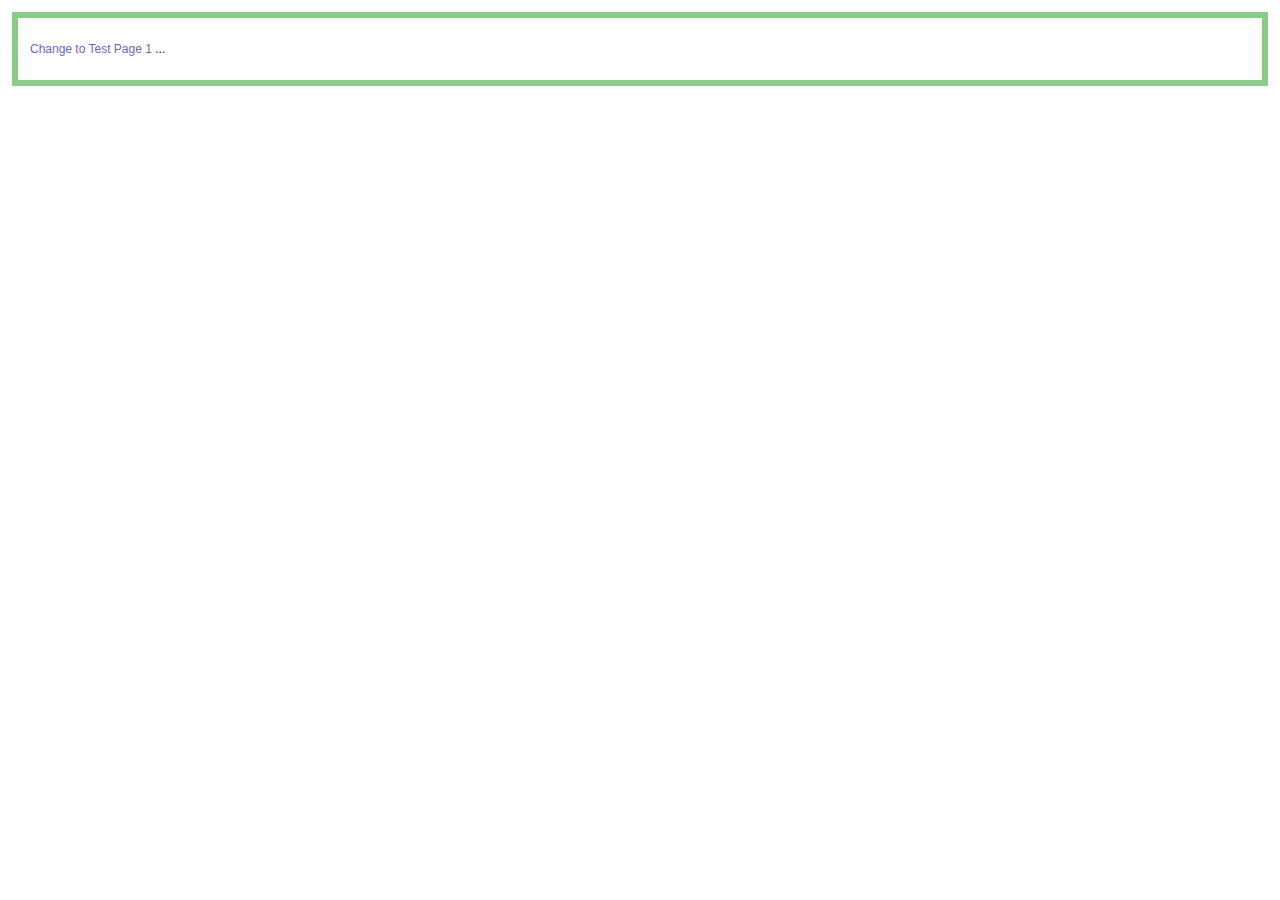
<file: ie/html5shiv/test/iframe.1-2.html>
<!doctype html>
<html>
	<head>
		<meta charset="utf-8">
		<title>Test 2</title>
		<link rel="stylesheet" href="style.css">
		<script src="../src/html5shiv-printshiv.js"></script>
	<body>
		<section>
			<p><a href="iframe.1-1.html">Change to Test Page 1</a> <span contenteditable>...</span></p>
		</section>
	</body>
</html>
</file>
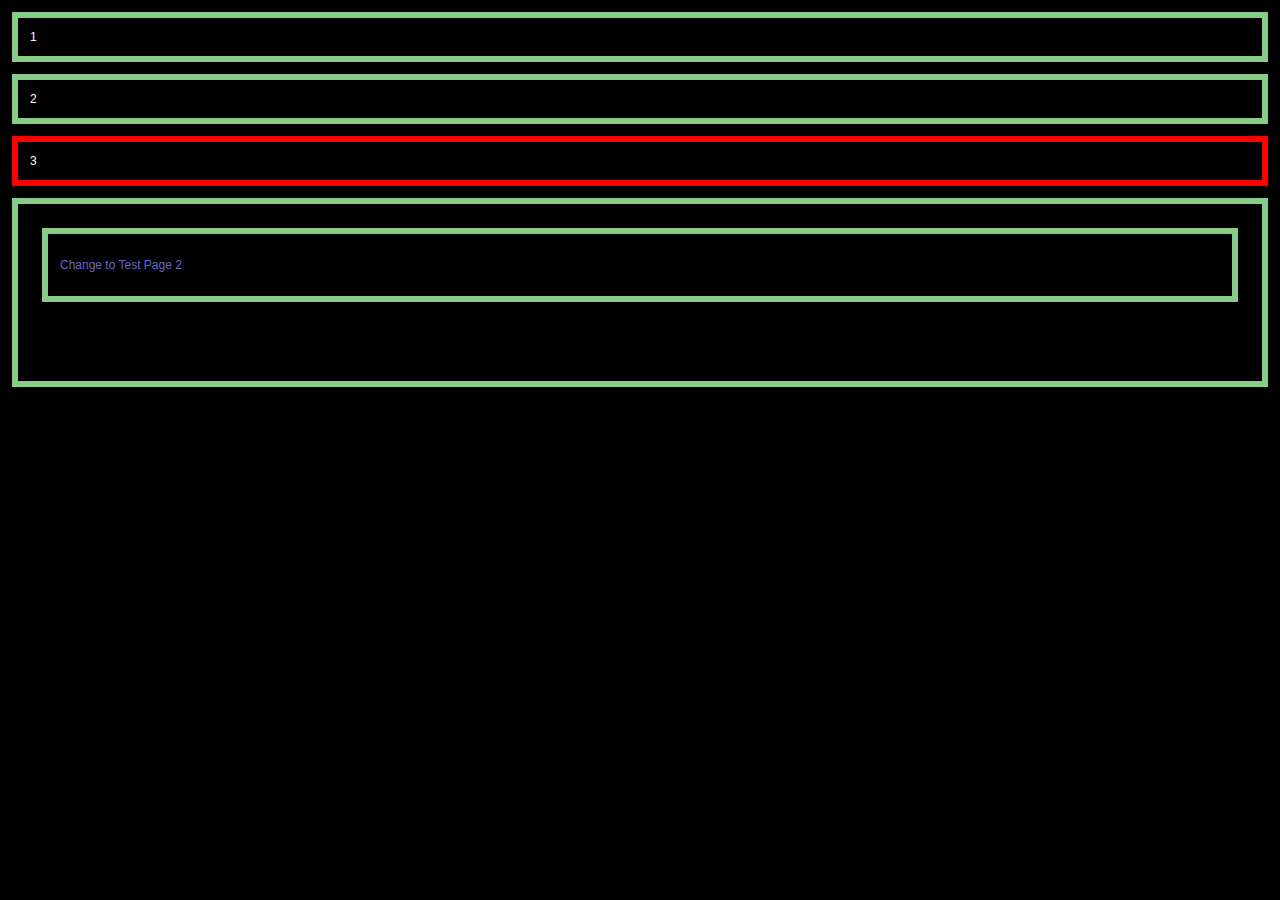
<file: ie/html5shiv/test/iframe.1.html>
<!doctype html>
<html>
	<head>
		<meta charset="utf-8">
		<title>HTML5Shiv</title>
		<link rel="stylesheet" href="style.css">
		<style>
			body {
				color: #fff;
				background: url(data/body-crash.jpg);
			}
		</style>
		<script src="../src/html5shiv-printshiv.js"></script>
		<script src="//use.typekit.com/fbz1vwc.js"></script>
		<script>
			Typekit.load();
		</script>
	</head>
	<body>
		<section>1</section>
		<section>2</section>
		<section style="border-color: red;">3</section>
		<section>
			<iframe src="iframe.1-1.html" style="width:100%;height:100%;" frameborder="0"></iframe>
		</section>
	</body>
</html>
</file>
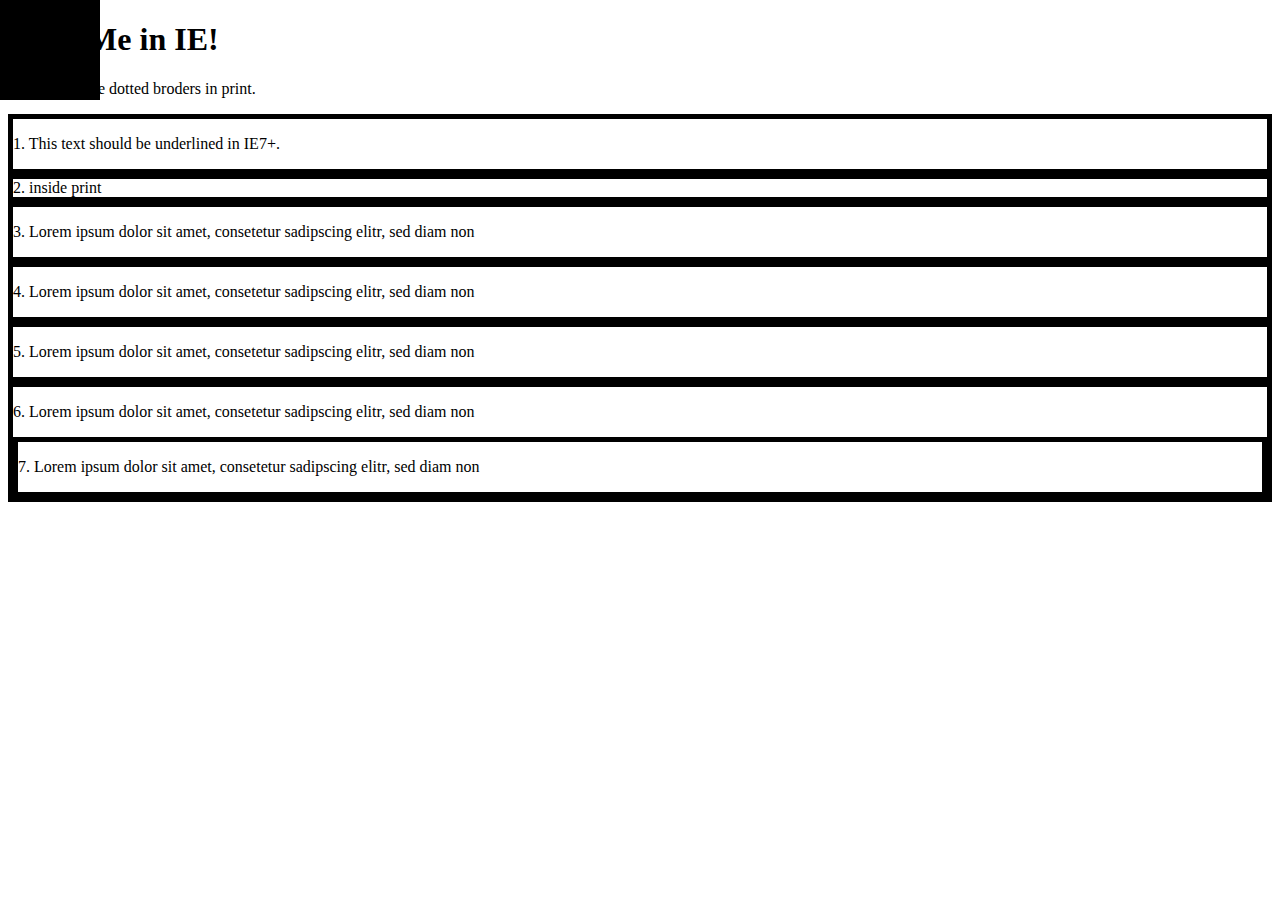
<file: ie/html5shiv/test/mixed-test.html>
<!doctype html>
<html>
	<head>
		<meta charset="utf-8">
		<title>IEPP Test Suite</title>
		<link rel="stylesheet" href="data/inline-mixed-media.css">
		<link rel="stylesheet" href="data/inline-print-media.css">
		<link rel="stylesheet" href="data/print.css" media="print">
		<link rel="stylesheet" href="data/screen.css" media="screen, projection">
		<link rel="stylesheet" href="data/print-styles.css" media="print">
		<style>
			body {
				background: url(data/body-crash.jpg) no-repeat;
			}
		</style>
		<style>
			form {
				margin: 0;
			}
			article#inline-print {
				border: 5px solid #000;
			}
			section div article {
				border: 5px solid #000;
			}
			section[data-article="article"] {
				border: 5px solid #000;
			}
		</style>
		<style media="print">
			article#inline-print {
				border: 5px dotted #000;
			}
			section div article {
				border: 5px dotted #000;
			}
			section[data-article="article"] {
				border: 5px dotted #000;
			}
			p+article {
				text-decoration: underline;
			}
		</style>
		<script src="../src/html5shiv-printshiv.js"></script>
		
		<script src="//use.typekit.com/fbz1vwc.js"></script>
		<script>
			Typekit.load();
		</script>
	</head>
	<body id="print-body-id" class="print-body-class">
		<h1>
			Print Me in IE!
		</h1>
		<p>You should see dotted broders in print.</p>
		<article class="inline-mixed-media">
			<p>
				1. This text should be underlined in IE7+.
			</p>
		</article>
		<article class="inline-print-media">
			<form action="/test/ test">
				<div class="inside-of-form">2. inside print</div>
			</form>
		</article>
		<article class="print">
			<p>
				3. Lorem ipsum dolor sit amet, consetetur sadipscing elitr,  sed diam non
			</p>
		</article>
		<div class="print-styles">
			<article>
				<p>
					4. Lorem ipsum dolor sit amet, consetetur sadipscing elitr,  sed diam non
				</p>
			</article>
		</div>
		<article class="print-styles-print">
			<p>
				5. Lorem ipsum dolor sit amet, consetetur sadipscing elitr,  sed diam non
			</p>
		</article>
		<section>
			<div data-article="article">
				<article>
					<p>
						6. Lorem ipsum dolor sit amet, consetetur sadipscing elitr,  sed diam non
					</p>

					<section data-article="article">
						<p>
							7. Lorem ipsum dolor sit amet, consetetur sadipscing elitr,  sed diam non
						</p>
					</section>
				</article>
			</div>
		</section>
	</body>
</html>
</file>
<file: ie/html5shiv/test/style.css>
@import url(style.all.css);
@import url(style.print.css);
</file>
<file: fonts/stylesheet.css>
@font-face {
    font-family: 'NanumGothic';
    src: url('hinted-NanumGothic.eot');
    src: url('hinted-NanumGothic.eot?#iefix') format('embedded-opentype'),
        url('hinted-NanumGothic.woff2') format('woff2'),
        url('hinted-NanumGothic.woff') format('woff'),
        url('hinted-NanumGothic.ttf') format('truetype'),
        url('hinted-NanumGothic.svg#NanumGothic') format('svg');
    font-weight: normal;
    font-style: normal;
}

@font-face {
    font-family: 'NanumGothicExtraBold';
    src: url('hinted-NanumGothicExtraBold.eot');
    src: url('hinted-NanumGothicExtraBold.eot?#iefix') format('embedded-opentype'),
        url('hinted-NanumGothicExtraBold.woff2') format('woff2'),
        url('hinted-NanumGothicExtraBold.woff') format('woff'),
        url('hinted-NanumGothicExtraBold.ttf') format('truetype'),
        url('hinted-NanumGothicExtraBold.svg#NanumGothicExtraBold') format('svg');
    font-weight: 800;
    font-style: normal;
}

@font-face {
    font-family: 'NanumGothic';
    src: url('hinted-NanumGothicBold.eot');
    src: url('hinted-NanumGothicBold.eot?#iefix') format('embedded-opentype'),
        url('hinted-NanumGothicBold.woff2') format('woff2'),
        url('hinted-NanumGothicBold.woff') format('woff'),
        url('hinted-NanumGothicBold.ttf') format('truetype'),
        url('hinted-NanumGothicBold.svg#NanumGothicBold') format('svg');
    font-weight: bold;
    font-style: normal;
}
</file>
<file: css/src/main/naver_main_all.css>
@import url("../common/headBox.css");
@import url("../main/main_navbar.css");
@import url("../main/main_adbanner.css");
@import url("../main/main_newsBox.css");
@import url("../common/footBox.css");
</file>
<file: fonts/nanum/stylesheet.css>
@font-face {
    font-family: 'NanumBarunGothic';
    src: url('hinted-NanumBarunGothicLight.eot');
    src: url('hinted-NanumBarunGothicLight.eot?#iefix') format('embedded-opentype'),
        url('hinted-NanumBarunGothicLight.woff2') format('woff2'),
        url('hinted-NanumBarunGothicLight.woff') format('woff'),
        url('hinted-NanumBarunGothicLight.ttf') format('truetype'),
        url('hinted-NanumBarunGothicLight.svg#NanumBarunGothicLight') format('svg');
    font-weight: 300;
    font-style: normal;
}

@font-face {
    font-family: 'NanumBarunGothic';
    src: url('hinted-NanumBarunGothicUltraLight.eot');
    src: url('hinted-NanumBarunGothicUltraLight.eot?#iefix') format('embedded-opentype'),
        url('hinted-NanumBarunGothicUltraLight.woff2') format('woff2'),
        url('hinted-NanumBarunGothicUltraLight.woff') format('woff'),
        url('hinted-NanumBarunGothicUltraLight.ttf') format('truetype'),
        url('hinted-NanumBarunGothicUltraLight.svg#NanumBarunGothicUltraLight') format('svg');
    font-weight: 200;
    font-style: normal;
}

@font-face {
    font-family: 'NanumBarunGothic';
    src: url('hinted-NanumBarunGothic.eot');
    src: url('hinted-NanumBarunGothic.eot?#iefix') format('embedded-opentype'),
        url('hinted-NanumBarunGothic.woff2') format('woff2'),
        url('hinted-NanumBarunGothic.woff') format('woff'),
        url('hinted-NanumBarunGothic.ttf') format('truetype'),
        url('hinted-NanumBarunGothic.svg#NanumBarunGothic') format('svg');
    font-weight: normal;
    font-style: normal;
}

@font-face {
    font-family: 'NanumBarunGothic';
    src: url('hinted-NanumBarunGothicBold.eot');
    src: url('hinted-NanumBarunGothicBold.eot?#iefix') format('embedded-opentype'),
        url('hinted-NanumBarunGothicBold.woff2') format('woff2'),
        url('hinted-NanumBarunGothicBold.woff') format('woff'),
        url('hinted-NanumBarunGothicBold.ttf') format('truetype'),
        url('hinted-NanumBarunGothicBold.svg#NanumBarunGothicBold') format('svg');
    font-weight: bold;
    font-style: normal;
}
</file>
<file: ie/html5shiv/test/data/inline-mixed-media.css>
@media screen, handheld {
	article.inline-mixed-media {
		border: 5px solid #000;
	}
}

@media print  {
	article.inline-mixed-media {
		border: 5px dotted #000;
	}
}
</file>
<file: ie/html5shiv/test/data/inline-print-media.css>
.inline-print-media form {
	border: 5px solid #000;
}
@media print  {
	.inline-print-media form {
		border: 5px dotted #000;
	}
}
</file>
<file: ie/html5shiv/test/data/print.css>
article.print {
	border: 5px dotted #000;
}
</file>
<file: ie/html5shiv/test/data/screen.css>
article.print {
	border: 5px solid #000;
}
.print-styles article {
	border: 5px solid #000;
}
article.print-styles-print {
	border: 5px solid #000;
}
</file>
<file: ie/html5shiv/test/data/print-styles.css>
.print-styles article {
	border: 5px dotted #000;
}
@media print {
	article.print-styles-print {
		border: 5px dotted #000;
	}
}
</file>
<file: fontawesome5/css/all.css>
/*!
 * Font Awesome Free 5.1.0 by @fontawesome - https://fontawesome.com
 * License - https://fontawesome.com/license (Icons: CC BY 4.0, Fonts: SIL OFL 1.1, Code: MIT License)
 */
.fa,.fab,.fal,.far,.fas{-moz-osx-font-smoothing:grayscale;-webkit-font-smoothing:antialiased;display:inline-block;font-style:normal;font-variant:normal;text-rendering:auto;line-height:1}.fa-lg{font-size:1.33333em;line-height:.75em;vertical-align:-.0667em}.fa-xs{font-size:.75em}.fa-sm{font-size:.875em}.fa-1x{font-size:1em}.fa-2x{font-size:2em}.fa-3x{font-size:3em}.fa-4x{font-size:4em}.fa-5x{font-size:5em}.fa-6x{font-size:6em}.fa-7x{font-size:7em}.fa-8x{font-size:8em}.fa-9x{font-size:9em}.fa-10x{font-size:10em}.fa-fw{text-align:center;width:1.25em}.fa-ul{list-style-type:none;margin-left:2.5em;padding-left:0}.fa-ul>li{position:relative}.fa-li{left:-2em;position:absolute;text-align:center;width:2em;line-height:inherit}.fa-border{border:.08em solid #eee;border-radius:.1em;padding:.2em .25em .15em}.fa-pull-left{float:left}.fa-pull-right{float:right}.fa.fa-pull-left,.fab.fa-pull-left,.fal.fa-pull-left,.far.fa-pull-left,.fas.fa-pull-left{margin-right:.3em}.fa.fa-pull-right,.fab.fa-pull-right,.fal.fa-pull-right,.far.fa-pull-right,.fas.fa-pull-right{margin-left:.3em}.fa-spin{animation:a 2s infinite linear}.fa-pulse{animation:a 1s infinite steps(8)}@keyframes a{0%{transform:rotate(0deg)}to{transform:rotate(1turn)}}.fa-rotate-90{-ms-filter:"progid:DXImageTransform.Microsoft.BasicImage(rotation=1)";transform:rotate(90deg)}.fa-rotate-180{-ms-filter:"progid:DXImageTransform.Microsoft.BasicImage(rotation=2)";transform:rotate(180deg)}.fa-rotate-270{-ms-filter:"progid:DXImageTransform.Microsoft.BasicImage(rotation=3)";transform:rotate(270deg)}.fa-flip-horizontal{-ms-filter:"progid:DXImageTransform.Microsoft.BasicImage(rotation=0, mirror=1)";transform:scaleX(-1)}.fa-flip-vertical{transform:scaleY(-1)}.fa-flip-horizontal.fa-flip-vertical,.fa-flip-vertical{-ms-filter:"progid:DXImageTransform.Microsoft.BasicImage(rotation=2, mirror=1)"}.fa-flip-horizontal.fa-flip-vertical{transform:scale(-1)}:root .fa-flip-horizontal,:root .fa-flip-vertical,:root .fa-rotate-90,:root .fa-rotate-180,:root .fa-rotate-270{-webkit-filter:none;filter:none}.fa-stack{display:inline-block;height:2em;line-height:2em;position:relative;vertical-align:middle;width:2em}.fa-stack-1x,.fa-stack-2x{left:0;position:absolute;text-align:center;width:100%}.fa-stack-1x{line-height:inherit}.fa-stack-2x{font-size:2em}.fa-inverse{color:#fff}.fa-500px:before{content:"\f26e"}.fa-accessible-icon:before{content:"\f368"}.fa-accusoft:before{content:"\f369"}.fa-address-book:before{content:"\f2b9"}.fa-address-card:before{content:"\f2bb"}.fa-adjust:before{content:"\f042"}.fa-adn:before{content:"\f170"}.fa-adversal:before{content:"\f36a"}.fa-affiliatetheme:before{content:"\f36b"}.fa-algolia:before{content:"\f36c"}.fa-align-center:before{content:"\f037"}.fa-align-justify:before{content:"\f039"}.fa-align-left:before{content:"\f036"}.fa-align-right:before{content:"\f038"}.fa-allergies:before{content:"\f461"}.fa-amazon:before{content:"\f270"}.fa-amazon-pay:before{content:"\f42c"}.fa-ambulance:before{content:"\f0f9"}.fa-american-sign-language-interpreting:before{content:"\f2a3"}.fa-amilia:before{content:"\f36d"}.fa-anchor:before{content:"\f13d"}.fa-android:before{content:"\f17b"}.fa-angellist:before{content:"\f209"}.fa-angle-double-down:before{content:"\f103"}.fa-angle-double-left:before{content:"\f100"}.fa-angle-double-right:before{content:"\f101"}.fa-angle-double-up:before{content:"\f102"}.fa-angle-down:before{content:"\f107"}.fa-angle-left:before{content:"\f104"}.fa-angle-right:before{content:"\f105"}.fa-angle-up:before{content:"\f106"}.fa-angry:before{content:"\f556"}.fa-angrycreative:before{content:"\f36e"}.fa-angular:before{content:"\f420"}.fa-app-store:before{content:"\f36f"}.fa-app-store-ios:before{content:"\f370"}.fa-apper:before{content:"\f371"}.fa-apple:before{content:"\f179"}.fa-apple-pay:before{content:"\f415"}.fa-archive:before{content:"\f187"}.fa-archway:before{content:"\f557"}.fa-arrow-alt-circle-down:before{content:"\f358"}.fa-arrow-alt-circle-left:before{content:"\f359"}.fa-arrow-alt-circle-right:before{content:"\f35a"}.fa-arrow-alt-circle-up:before{content:"\f35b"}.fa-arrow-circle-down:before{content:"\f0ab"}.fa-arrow-circle-left:before{content:"\f0a8"}.fa-arrow-circle-right:before{content:"\f0a9"}.fa-arrow-circle-up:before{content:"\f0aa"}.fa-arrow-down:before{content:"\f063"}.fa-arrow-left:before{content:"\f060"}.fa-arrow-right:before{content:"\f061"}.fa-arrow-up:before{content:"\f062"}.fa-arrows-alt:before{content:"\f0b2"}.fa-arrows-alt-h:before{content:"\f337"}.fa-arrows-alt-v:before{content:"\f338"}.fa-assistive-listening-systems:before{content:"\f2a2"}.fa-asterisk:before{content:"\f069"}.fa-asymmetrik:before{content:"\f372"}.fa-at:before{content:"\f1fa"}.fa-atlas:before{content:"\f558"}.fa-audible:before{content:"\f373"}.fa-audio-description:before{content:"\f29e"}.fa-autoprefixer:before{content:"\f41c"}.fa-avianex:before{content:"\f374"}.fa-aviato:before{content:"\f421"}.fa-award:before{content:"\f559"}.fa-aws:before{content:"\f375"}.fa-backspace:before{content:"\f55a"}.fa-backward:before{content:"\f04a"}.fa-balance-scale:before{content:"\f24e"}.fa-ban:before{content:"\f05e"}.fa-band-aid:before{content:"\f462"}.fa-bandcamp:before{content:"\f2d5"}.fa-barcode:before{content:"\f02a"}.fa-bars:before{content:"\f0c9"}.fa-baseball-ball:before{content:"\f433"}.fa-basketball-ball:before{content:"\f434"}.fa-bath:before{content:"\f2cd"}.fa-battery-empty:before{content:"\f244"}.fa-battery-full:before{content:"\f240"}.fa-battery-half:before{content:"\f242"}.fa-battery-quarter:before{content:"\f243"}.fa-battery-three-quarters:before{content:"\f241"}.fa-bed:before{content:"\f236"}.fa-beer:before{content:"\f0fc"}.fa-behance:before{content:"\f1b4"}.fa-behance-square:before{content:"\f1b5"}.fa-bell:before{content:"\f0f3"}.fa-bell-slash:before{content:"\f1f6"}.fa-bezier-curve:before{content:"\f55b"}.fa-bicycle:before{content:"\f206"}.fa-bimobject:before{content:"\f378"}.fa-binoculars:before{content:"\f1e5"}.fa-birthday-cake:before{content:"\f1fd"}.fa-bitbucket:before{content:"\f171"}.fa-bitcoin:before{content:"\f379"}.fa-bity:before{content:"\f37a"}.fa-black-tie:before{content:"\f27e"}.fa-blackberry:before{content:"\f37b"}.fa-blender:before{content:"\f517"}.fa-blind:before{content:"\f29d"}.fa-blogger:before{content:"\f37c"}.fa-blogger-b:before{content:"\f37d"}.fa-bluetooth:before{content:"\f293"}.fa-bluetooth-b:before{content:"\f294"}.fa-bold:before{content:"\f032"}.fa-bolt:before{content:"\f0e7"}.fa-bomb:before{content:"\f1e2"}.fa-bong:before{content:"\f55c"}.fa-book:before{content:"\f02d"}.fa-book-open:before{content:"\f518"}.fa-bookmark:before{content:"\f02e"}.fa-bowling-ball:before{content:"\f436"}.fa-box:before{content:"\f466"}.fa-box-open:before{content:"\f49e"}.fa-boxes:before{content:"\f468"}.fa-braille:before{content:"\f2a1"}.fa-briefcase:before{content:"\f0b1"}.fa-briefcase-medical:before{content:"\f469"}.fa-broadcast-tower:before{content:"\f519"}.fa-broom:before{content:"\f51a"}.fa-brush:before{content:"\f55d"}.fa-btc:before{content:"\f15a"}.fa-bug:before{content:"\f188"}.fa-building:before{content:"\f1ad"}.fa-bullhorn:before{content:"\f0a1"}.fa-bullseye:before{content:"\f140"}.fa-burn:before{content:"\f46a"}.fa-buromobelexperte:before{content:"\f37f"}.fa-bus:before{content:"\f207"}.fa-bus-alt:before{content:"\f55e"}.fa-buysellads:before{content:"\f20d"}.fa-calculator:before{content:"\f1ec"}.fa-calendar:before{content:"\f133"}.fa-calendar-alt:before{content:"\f073"}.fa-calendar-check:before{content:"\f274"}.fa-calendar-minus:before{content:"\f272"}.fa-calendar-plus:before{content:"\f271"}.fa-calendar-times:before{content:"\f273"}.fa-camera:before{content:"\f030"}.fa-camera-retro:before{content:"\f083"}.fa-cannabis:before{content:"\f55f"}.fa-capsules:before{content:"\f46b"}.fa-car:before{content:"\f1b9"}.fa-caret-down:before{content:"\f0d7"}.fa-caret-left:before{content:"\f0d9"}.fa-caret-right:before{content:"\f0da"}.fa-caret-square-down:before{content:"\f150"}.fa-caret-square-left:before{content:"\f191"}.fa-caret-square-right:before{content:"\f152"}.fa-caret-square-up:before{content:"\f151"}.fa-caret-up:before{content:"\f0d8"}.fa-cart-arrow-down:before{content:"\f218"}.fa-cart-plus:before{content:"\f217"}.fa-cc-amazon-pay:before{content:"\f42d"}.fa-cc-amex:before{content:"\f1f3"}.fa-cc-apple-pay:before{content:"\f416"}.fa-cc-diners-club:before{content:"\f24c"}.fa-cc-discover:before{content:"\f1f2"}.fa-cc-jcb:before{content:"\f24b"}.fa-cc-mastercard:before{content:"\f1f1"}.fa-cc-paypal:before{content:"\f1f4"}.fa-cc-stripe:before{content:"\f1f5"}.fa-cc-visa:before{content:"\f1f0"}.fa-centercode:before{content:"\f380"}.fa-certificate:before{content:"\f0a3"}.fa-chalkboard:before{content:"\f51b"}.fa-chalkboard-teacher:before{content:"\f51c"}.fa-chart-area:before{content:"\f1fe"}.fa-chart-bar:before{content:"\f080"}.fa-chart-line:before{content:"\f201"}.fa-chart-pie:before{content:"\f200"}.fa-check:before{content:"\f00c"}.fa-check-circle:before{content:"\f058"}.fa-check-double:before{content:"\f560"}.fa-check-square:before{content:"\f14a"}.fa-chess:before{content:"\f439"}.fa-chess-bishop:before{content:"\f43a"}.fa-chess-board:before{content:"\f43c"}.fa-chess-king:before{content:"\f43f"}.fa-chess-knight:before{content:"\f441"}.fa-chess-pawn:before{content:"\f443"}.fa-chess-queen:before{content:"\f445"}.fa-chess-rook:before{content:"\f447"}.fa-chevron-circle-down:before{content:"\f13a"}.fa-chevron-circle-left:before{content:"\f137"}.fa-chevron-circle-right:before{content:"\f138"}.fa-chevron-circle-up:before{content:"\f139"}.fa-chevron-down:before{content:"\f078"}.fa-chevron-left:before{content:"\f053"}.fa-chevron-right:before{content:"\f054"}.fa-chevron-up:before{content:"\f077"}.fa-child:before{content:"\f1ae"}.fa-chrome:before{content:"\f268"}.fa-church:before{content:"\f51d"}.fa-circle:before{content:"\f111"}.fa-circle-notch:before{content:"\f1ce"}.fa-clipboard:before{content:"\f328"}.fa-clipboard-check:before{content:"\f46c"}.fa-clipboard-list:before{content:"\f46d"}.fa-clock:before{content:"\f017"}.fa-clone:before{content:"\f24d"}.fa-closed-captioning:before{content:"\f20a"}.fa-cloud:before{content:"\f0c2"}.fa-cloud-download-alt:before{content:"\f381"}.fa-cloud-upload-alt:before{content:"\f382"}.fa-cloudscale:before{content:"\f383"}.fa-cloudsmith:before{content:"\f384"}.fa-cloudversify:before{content:"\f385"}.fa-cocktail:before{content:"\f561"}.fa-code:before{content:"\f121"}.fa-code-branch:before{content:"\f126"}.fa-codepen:before{content:"\f1cb"}.fa-codiepie:before{content:"\f284"}.fa-coffee:before{content:"\f0f4"}.fa-cog:before{content:"\f013"}.fa-cogs:before{content:"\f085"}.fa-coins:before{content:"\f51e"}.fa-columns:before{content:"\f0db"}.fa-comment:before{content:"\f075"}.fa-comment-alt:before{content:"\f27a"}.fa-comment-dots:before{content:"\f4ad"}.fa-comment-slash:before{content:"\f4b3"}.fa-comments:before{content:"\f086"}.fa-compact-disc:before{content:"\f51f"}.fa-compass:before{content:"\f14e"}.fa-compress:before{content:"\f066"}.fa-concierge-bell:before{content:"\f562"}.fa-connectdevelop:before{content:"\f20e"}.fa-contao:before{content:"\f26d"}.fa-cookie:before{content:"\f563"}.fa-cookie-bite:before{content:"\f564"}.fa-copy:before{content:"\f0c5"}.fa-copyright:before{content:"\f1f9"}.fa-couch:before{content:"\f4b8"}.fa-cpanel:before{content:"\f388"}.fa-creative-commons:before{content:"\f25e"}.fa-creative-commons-by:before{content:"\f4e7"}.fa-creative-commons-nc:before{content:"\f4e8"}.fa-creative-commons-nc-eu:before{content:"\f4e9"}.fa-creative-commons-nc-jp:before{content:"\f4ea"}.fa-creative-commons-nd:before{content:"\f4eb"}.fa-creative-commons-pd:before{content:"\f4ec"}.fa-creative-commons-pd-alt:before{content:"\f4ed"}.fa-creative-commons-remix:before{content:"\f4ee"}.fa-creative-commons-sa:before{content:"\f4ef"}.fa-creative-commons-sampling:before{content:"\f4f0"}.fa-creative-commons-sampling-plus:before{content:"\f4f1"}.fa-creative-commons-share:before{content:"\f4f2"}.fa-credit-card:before{content:"\f09d"}.fa-crop:before{content:"\f125"}.fa-crop-alt:before{content:"\f565"}.fa-crosshairs:before{content:"\f05b"}.fa-crow:before{content:"\f520"}.fa-crown:before{content:"\f521"}.fa-css3:before{content:"\f13c"}.fa-css3-alt:before{content:"\f38b"}.fa-cube:before{content:"\f1b2"}.fa-cubes:before{content:"\f1b3"}.fa-cut:before{content:"\f0c4"}.fa-cuttlefish:before{content:"\f38c"}.fa-d-and-d:before{content:"\f38d"}.fa-dashcube:before{content:"\f210"}.fa-database:before{content:"\f1c0"}.fa-deaf:before{content:"\f2a4"}.fa-delicious:before{content:"\f1a5"}.fa-deploydog:before{content:"\f38e"}.fa-deskpro:before{content:"\f38f"}.fa-desktop:before{content:"\f108"}.fa-deviantart:before{content:"\f1bd"}.fa-diagnoses:before{content:"\f470"}.fa-dice:before{content:"\f522"}.fa-dice-five:before{content:"\f523"}.fa-dice-four:before{content:"\f524"}.fa-dice-one:before{content:"\f525"}.fa-dice-six:before{content:"\f526"}.fa-dice-three:before{content:"\f527"}.fa-dice-two:before{content:"\f528"}.fa-digg:before{content:"\f1a6"}.fa-digital-ocean:before{content:"\f391"}.fa-digital-tachograph:before{content:"\f566"}.fa-discord:before{content:"\f392"}.fa-discourse:before{content:"\f393"}.fa-divide:before{content:"\f529"}.fa-dizzy:before{content:"\f567"}.fa-dna:before{content:"\f471"}.fa-dochub:before{content:"\f394"}.fa-docker:before{content:"\f395"}.fa-dollar-sign:before{content:"\f155"}.fa-dolly:before{content:"\f472"}.fa-dolly-flatbed:before{content:"\f474"}.fa-donate:before{content:"\f4b9"}.fa-door-closed:before{content:"\f52a"}.fa-door-open:before{content:"\f52b"}.fa-dot-circle:before{content:"\f192"}.fa-dove:before{content:"\f4ba"}.fa-download:before{content:"\f019"}.fa-draft2digital:before{content:"\f396"}.fa-drafting-compass:before{content:"\f568"}.fa-dribbble:before{content:"\f17d"}.fa-dribbble-square:before{content:"\f397"}.fa-dropbox:before{content:"\f16b"}.fa-drum:before{content:"\f569"}.fa-drum-steelpan:before{content:"\f56a"}.fa-drupal:before{content:"\f1a9"}.fa-dumbbell:before{content:"\f44b"}.fa-dyalog:before{content:"\f399"}.fa-earlybirds:before{content:"\f39a"}.fa-ebay:before{content:"\f4f4"}.fa-edge:before{content:"\f282"}.fa-edit:before{content:"\f044"}.fa-eject:before{content:"\f052"}.fa-elementor:before{content:"\f430"}.fa-ellipsis-h:before{content:"\f141"}.fa-ellipsis-v:before{content:"\f142"}.fa-ember:before{content:"\f423"}.fa-empire:before{content:"\f1d1"}.fa-envelope:before{content:"\f0e0"}.fa-envelope-open:before{content:"\f2b6"}.fa-envelope-square:before{content:"\f199"}.fa-envira:before{content:"\f299"}.fa-equals:before{content:"\f52c"}.fa-eraser:before{content:"\f12d"}.fa-erlang:before{content:"\f39d"}.fa-ethereum:before{content:"\f42e"}.fa-etsy:before{content:"\f2d7"}.fa-euro-sign:before{content:"\f153"}.fa-exchange-alt:before{content:"\f362"}.fa-exclamation:before{content:"\f12a"}.fa-exclamation-circle:before{content:"\f06a"}.fa-exclamation-triangle:before{content:"\f071"}.fa-expand:before{content:"\f065"}.fa-expand-arrows-alt:before{content:"\f31e"}.fa-expeditedssl:before{content:"\f23e"}.fa-external-link-alt:before{content:"\f35d"}.fa-external-link-square-alt:before{content:"\f360"}.fa-eye:before{content:"\f06e"}.fa-eye-dropper:before{content:"\f1fb"}.fa-eye-slash:before{content:"\f070"}.fa-facebook:before{content:"\f09a"}.fa-facebook-f:before{content:"\f39e"}.fa-facebook-messenger:before{content:"\f39f"}.fa-facebook-square:before{content:"\f082"}.fa-fast-backward:before{content:"\f049"}.fa-fast-forward:before{content:"\f050"}.fa-fax:before{content:"\f1ac"}.fa-feather:before{content:"\f52d"}.fa-feather-alt:before{content:"\f56b"}.fa-female:before{content:"\f182"}.fa-fighter-jet:before{content:"\f0fb"}.fa-file:before{content:"\f15b"}.fa-file-alt:before{content:"\f15c"}.fa-file-archive:before{content:"\f1c6"}.fa-file-audio:before{content:"\f1c7"}.fa-file-code:before{content:"\f1c9"}.fa-file-contract:before{content:"\f56c"}.fa-file-download:before{content:"\f56d"}.fa-file-excel:before{content:"\f1c3"}.fa-file-export:before{content:"\f56e"}.fa-file-image:before{content:"\f1c5"}.fa-file-import:before{content:"\f56f"}.fa-file-invoice:before{content:"\f570"}.fa-file-invoice-dollar:before{content:"\f571"}.fa-file-medical:before{content:"\f477"}.fa-file-medical-alt:before{content:"\f478"}.fa-file-pdf:before{content:"\f1c1"}.fa-file-powerpoint:before{content:"\f1c4"}.fa-file-prescription:before{content:"\f572"}.fa-file-signature:before{content:"\f573"}.fa-file-upload:before{content:"\f574"}.fa-file-video:before{content:"\f1c8"}.fa-file-word:before{content:"\f1c2"}.fa-fill:before{content:"\f575"}.fa-fill-drip:before{content:"\f576"}.fa-film:before{content:"\f008"}.fa-filter:before{content:"\f0b0"}.fa-fingerprint:before{content:"\f577"}.fa-fire:before{content:"\f06d"}.fa-fire-extinguisher:before{content:"\f134"}.fa-firefox:before{content:"\f269"}.fa-first-aid:before{content:"\f479"}.fa-first-order:before{content:"\f2b0"}.fa-first-order-alt:before{content:"\f50a"}.fa-firstdraft:before{content:"\f3a1"}.fa-fish:before{content:"\f578"}.fa-flag:before{content:"\f024"}.fa-flag-checkered:before{content:"\f11e"}.fa-flask:before{content:"\f0c3"}.fa-flickr:before{content:"\f16e"}.fa-flipboard:before{content:"\f44d"}.fa-flushed:before{content:"\f579"}.fa-fly:before{content:"\f417"}.fa-folder:before{content:"\f07b"}.fa-folder-open:before{content:"\f07c"}.fa-font:before{content:"\f031"}.fa-font-awesome:before{content:"\f2b4"}.fa-font-awesome-alt:before{content:"\f35c"}.fa-font-awesome-flag:before{content:"\f425"}.fa-font-awesome-logo-full:before{content:"\f4e6"}.fa-fonticons:before{content:"\f280"}.fa-fonticons-fi:before{content:"\f3a2"}.fa-football-ball:before{content:"\f44e"}.fa-fort-awesome:before{content:"\f286"}.fa-fort-awesome-alt:before{content:"\f3a3"}.fa-forumbee:before{content:"\f211"}.fa-forward:before{content:"\f04e"}.fa-foursquare:before{content:"\f180"}.fa-free-code-camp:before{content:"\f2c5"}.fa-freebsd:before{content:"\f3a4"}.fa-frog:before{content:"\f52e"}.fa-frown:before{content:"\f119"}.fa-frown-open:before{content:"\f57a"}.fa-fulcrum:before{content:"\f50b"}.fa-futbol:before{content:"\f1e3"}.fa-galactic-republic:before{content:"\f50c"}.fa-galactic-senate:before{content:"\f50d"}.fa-gamepad:before{content:"\f11b"}.fa-gas-pump:before{content:"\f52f"}.fa-gavel:before{content:"\f0e3"}.fa-gem:before{content:"\f3a5"}.fa-genderless:before{content:"\f22d"}.fa-get-pocket:before{content:"\f265"}.fa-gg:before{content:"\f260"}.fa-gg-circle:before{content:"\f261"}.fa-gift:before{content:"\f06b"}.fa-git:before{content:"\f1d3"}.fa-git-square:before{content:"\f1d2"}.fa-github:before{content:"\f09b"}.fa-github-alt:before{content:"\f113"}.fa-github-square:before{content:"\f092"}.fa-gitkraken:before{content:"\f3a6"}.fa-gitlab:before{content:"\f296"}.fa-gitter:before{content:"\f426"}.fa-glass-martini:before{content:"\f000"}.fa-glass-martini-alt:before{content:"\f57b"}.fa-glasses:before{content:"\f530"}.fa-glide:before{content:"\f2a5"}.fa-glide-g:before{content:"\f2a6"}.fa-globe:before{content:"\f0ac"}.fa-globe-africa:before{content:"\f57c"}.fa-globe-americas:before{content:"\f57d"}.fa-globe-asia:before{content:"\f57e"}.fa-gofore:before{content:"\f3a7"}.fa-golf-ball:before{content:"\f450"}.fa-goodreads:before{content:"\f3a8"}.fa-goodreads-g:before{content:"\f3a9"}.fa-google:before{content:"\f1a0"}.fa-google-drive:before{content:"\f3aa"}.fa-google-play:before{content:"\f3ab"}.fa-google-plus:before{content:"\f2b3"}.fa-google-plus-g:before{content:"\f0d5"}.fa-google-plus-square:before{content:"\f0d4"}.fa-google-wallet:before{content:"\f1ee"}.fa-graduation-cap:before{content:"\f19d"}.fa-gratipay:before{content:"\f184"}.fa-grav:before{content:"\f2d6"}.fa-greater-than:before{content:"\f531"}.fa-greater-than-equal:before{content:"\f532"}.fa-grimace:before{content:"\f57f"}.fa-grin:before{content:"\f580"}.fa-grin-alt:before{content:"\f581"}.fa-grin-beam:before{content:"\f582"}.fa-grin-beam-sweat:before{content:"\f583"}.fa-grin-hearts:before{content:"\f584"}.fa-grin-squint:before{content:"\f585"}.fa-grin-squint-tears:before{content:"\f586"}.fa-grin-stars:before{content:"\f587"}.fa-grin-tears:before{content:"\f588"}.fa-grin-tongue:before{content:"\f589"}.fa-grin-tongue-squint:before{content:"\f58a"}.fa-grin-tongue-wink:before{content:"\f58b"}.fa-grin-wink:before{content:"\f58c"}.fa-grip-horizontal:before{content:"\f58d"}.fa-grip-vertical:before{content:"\f58e"}.fa-gripfire:before{content:"\f3ac"}.fa-grunt:before{content:"\f3ad"}.fa-gulp:before{content:"\f3ae"}.fa-h-square:before{content:"\f0fd"}.fa-hacker-news:before{content:"\f1d4"}.fa-hacker-news-square:before{content:"\f3af"}.fa-hand-holding:before{content:"\f4bd"}.fa-hand-holding-heart:before{content:"\f4be"}.fa-hand-holding-usd:before{content:"\f4c0"}.fa-hand-lizard:before{content:"\f258"}.fa-hand-paper:before{content:"\f256"}.fa-hand-peace:before{content:"\f25b"}.fa-hand-point-down:before{content:"\f0a7"}.fa-hand-point-left:before{content:"\f0a5"}.fa-hand-point-right:before{content:"\f0a4"}.fa-hand-point-up:before{content:"\f0a6"}.fa-hand-pointer:before{content:"\f25a"}.fa-hand-rock:before{content:"\f255"}.fa-hand-scissors:before{content:"\f257"}.fa-hand-spock:before{content:"\f259"}.fa-hands:before{content:"\f4c2"}.fa-hands-helping:before{content:"\f4c4"}.fa-handshake:before{content:"\f2b5"}.fa-hashtag:before{content:"\f292"}.fa-hdd:before{content:"\f0a0"}.fa-heading:before{content:"\f1dc"}.fa-headphones:before{content:"\f025"}.fa-headphones-alt:before{content:"\f58f"}.fa-headset:before{content:"\f590"}.fa-heart:before{content:"\f004"}.fa-heartbeat:before{content:"\f21e"}.fa-helicopter:before{content:"\f533"}.fa-highlighter:before{content:"\f591"}.fa-hips:before{content:"\f452"}.fa-hire-a-helper:before{content:"\f3b0"}.fa-history:before{content:"\f1da"}.fa-hockey-puck:before{content:"\f453"}.fa-home:before{content:"\f015"}.fa-hooli:before{content:"\f427"}.fa-hornbill:before{content:"\f592"}.fa-hospital:before{content:"\f0f8"}.fa-hospital-alt:before{content:"\f47d"}.fa-hospital-symbol:before{content:"\f47e"}.fa-hot-tub:before{content:"\f593"}.fa-hotel:before{content:"\f594"}.fa-hotjar:before{content:"\f3b1"}.fa-hourglass:before{content:"\f254"}.fa-hourglass-end:before{content:"\f253"}.fa-hourglass-half:before{content:"\f252"}.fa-hourglass-start:before{content:"\f251"}.fa-houzz:before{content:"\f27c"}.fa-html5:before{content:"\f13b"}.fa-hubspot:before{content:"\f3b2"}.fa-i-cursor:before{content:"\f246"}.fa-id-badge:before{content:"\f2c1"}.fa-id-card:before{content:"\f2c2"}.fa-id-card-alt:before{content:"\f47f"}.fa-image:before{content:"\f03e"}.fa-images:before{content:"\f302"}.fa-imdb:before{content:"\f2d8"}.fa-inbox:before{content:"\f01c"}.fa-indent:before{content:"\f03c"}.fa-industry:before{content:"\f275"}.fa-infinity:before{content:"\f534"}.fa-info:before{content:"\f129"}.fa-info-circle:before{content:"\f05a"}.fa-instagram:before{content:"\f16d"}.fa-internet-explorer:before{content:"\f26b"}.fa-ioxhost:before{content:"\f208"}.fa-italic:before{content:"\f033"}.fa-itunes:before{content:"\f3b4"}.fa-itunes-note:before{content:"\f3b5"}.fa-java:before{content:"\f4e4"}.fa-jedi-order:before{content:"\f50e"}.fa-jenkins:before{content:"\f3b6"}.fa-joget:before{content:"\f3b7"}.fa-joint:before{content:"\f595"}.fa-joomla:before{content:"\f1aa"}.fa-js:before{content:"\f3b8"}.fa-js-square:before{content:"\f3b9"}.fa-jsfiddle:before{content:"\f1cc"}.fa-key:before{content:"\f084"}.fa-keybase:before{content:"\f4f5"}.fa-keyboard:before{content:"\f11c"}.fa-keycdn:before{content:"\f3ba"}.fa-kickstarter:before{content:"\f3bb"}.fa-kickstarter-k:before{content:"\f3bc"}.fa-kiss:before{content:"\f596"}.fa-kiss-beam:before{content:"\f597"}.fa-kiss-wink-heart:before{content:"\f598"}.fa-kiwi-bird:before{content:"\f535"}.fa-korvue:before{content:"\f42f"}.fa-language:before{content:"\f1ab"}.fa-laptop:before{content:"\f109"}.fa-laravel:before{content:"\f3bd"}.fa-lastfm:before{content:"\f202"}.fa-lastfm-square:before{content:"\f203"}.fa-laugh:before{content:"\f599"}.fa-laugh-beam:before{content:"\f59a"}.fa-laugh-squint:before{content:"\f59b"}.fa-laugh-wink:before{content:"\f59c"}.fa-leaf:before{content:"\f06c"}.fa-leanpub:before{content:"\f212"}.fa-lemon:before{content:"\f094"}.fa-less:before{content:"\f41d"}.fa-less-than:before{content:"\f536"}.fa-less-than-equal:before{content:"\f537"}.fa-level-down-alt:before{content:"\f3be"}.fa-level-up-alt:before{content:"\f3bf"}.fa-life-ring:before{content:"\f1cd"}.fa-lightbulb:before{content:"\f0eb"}.fa-line:before{content:"\f3c0"}.fa-link:before{content:"\f0c1"}.fa-linkedin:before{content:"\f08c"}.fa-linkedin-in:before{content:"\f0e1"}.fa-linode:before{content:"\f2b8"}.fa-linux:before{content:"\f17c"}.fa-lira-sign:before{content:"\f195"}.fa-list:before{content:"\f03a"}.fa-list-alt:before{content:"\f022"}.fa-list-ol:before{content:"\f0cb"}.fa-list-ul:before{content:"\f0ca"}.fa-location-arrow:before{content:"\f124"}.fa-lock:before{content:"\f023"}.fa-lock-open:before{content:"\f3c1"}.fa-long-arrow-alt-down:before{content:"\f309"}.fa-long-arrow-alt-left:before{content:"\f30a"}.fa-long-arrow-alt-right:before{content:"\f30b"}.fa-long-arrow-alt-up:before{content:"\f30c"}.fa-low-vision:before{content:"\f2a8"}.fa-luggage-cart:before{content:"\f59d"}.fa-lyft:before{content:"\f3c3"}.fa-magento:before{content:"\f3c4"}.fa-magic:before{content:"\f0d0"}.fa-magnet:before{content:"\f076"}.fa-mailchimp:before{content:"\f59e"}.fa-male:before{content:"\f183"}.fa-mandalorian:before{content:"\f50f"}.fa-map:before{content:"\f279"}.fa-map-marked:before{content:"\f59f"}.fa-map-marked-alt:before{content:"\f5a0"}.fa-map-marker:before{content:"\f041"}.fa-map-marker-alt:before{content:"\f3c5"}.fa-map-pin:before{content:"\f276"}.fa-map-signs:before{content:"\f277"}.fa-marker:before{content:"\f5a1"}.fa-mars:before{content:"\f222"}.fa-mars-double:before{content:"\f227"}.fa-mars-stroke:before{content:"\f229"}.fa-mars-stroke-h:before{content:"\f22b"}.fa-mars-stroke-v:before{content:"\f22a"}.fa-mastodon:before{content:"\f4f6"}.fa-maxcdn:before{content:"\f136"}.fa-medal:before{content:"\f5a2"}.fa-medapps:before{content:"\f3c6"}.fa-medium:before{content:"\f23a"}.fa-medium-m:before{content:"\f3c7"}.fa-medkit:before{content:"\f0fa"}.fa-medrt:before{content:"\f3c8"}.fa-meetup:before{content:"\f2e0"}.fa-megaport:before{content:"\f5a3"}.fa-meh:before{content:"\f11a"}.fa-meh-blank:before{content:"\f5a4"}.fa-meh-rolling-eyes:before{content:"\f5a5"}.fa-memory:before{content:"\f538"}.fa-mercury:before{content:"\f223"}.fa-microchip:before{content:"\f2db"}.fa-microphone:before{content:"\f130"}.fa-microphone-alt:before{content:"\f3c9"}.fa-microphone-alt-slash:before{content:"\f539"}.fa-microphone-slash:before{content:"\f131"}.fa-microsoft:before{content:"\f3ca"}.fa-minus:before{content:"\f068"}.fa-minus-circle:before{content:"\f056"}.fa-minus-square:before{content:"\f146"}.fa-mix:before{content:"\f3cb"}.fa-mixcloud:before{content:"\f289"}.fa-mizuni:before{content:"\f3cc"}.fa-mobile:before{content:"\f10b"}.fa-mobile-alt:before{content:"\f3cd"}.fa-modx:before{content:"\f285"}.fa-monero:before{content:"\f3d0"}.fa-money-bill:before{content:"\f0d6"}.fa-money-bill-alt:before{content:"\f3d1"}.fa-money-bill-wave:before{content:"\f53a"}.fa-money-bill-wave-alt:before{content:"\f53b"}.fa-money-check:before{content:"\f53c"}.fa-money-check-alt:before{content:"\f53d"}.fa-monument:before{content:"\f5a6"}.fa-moon:before{content:"\f186"}.fa-mortar-pestle:before{content:"\f5a7"}.fa-motorcycle:before{content:"\f21c"}.fa-mouse-pointer:before{content:"\f245"}.fa-music:before{content:"\f001"}.fa-napster:before{content:"\f3d2"}.fa-neuter:before{content:"\f22c"}.fa-newspaper:before{content:"\f1ea"}.fa-nimblr:before{content:"\f5a8"}.fa-nintendo-switch:before{content:"\f418"}.fa-node:before{content:"\f419"}.fa-node-js:before{content:"\f3d3"}.fa-not-equal:before{content:"\f53e"}.fa-notes-medical:before{content:"\f481"}.fa-npm:before{content:"\f3d4"}.fa-ns8:before{content:"\f3d5"}.fa-nutritionix:before{content:"\f3d6"}.fa-object-group:before{content:"\f247"}.fa-object-ungroup:before{content:"\f248"}.fa-odnoklassniki:before{content:"\f263"}.fa-odnoklassniki-square:before{content:"\f264"}.fa-old-republic:before{content:"\f510"}.fa-opencart:before{content:"\f23d"}.fa-openid:before{content:"\f19b"}.fa-opera:before{content:"\f26a"}.fa-optin-monster:before{content:"\f23c"}.fa-osi:before{content:"\f41a"}.fa-outdent:before{content:"\f03b"}.fa-page4:before{content:"\f3d7"}.fa-pagelines:before{content:"\f18c"}.fa-paint-brush:before{content:"\f1fc"}.fa-paint-roller:before{content:"\f5aa"}.fa-palette:before{content:"\f53f"}.fa-palfed:before{content:"\f3d8"}.fa-pallet:before{content:"\f482"}.fa-paper-plane:before{content:"\f1d8"}.fa-paperclip:before{content:"\f0c6"}.fa-parachute-box:before{content:"\f4cd"}.fa-paragraph:before{content:"\f1dd"}.fa-parking:before{content:"\f540"}.fa-passport:before{content:"\f5ab"}.fa-paste:before{content:"\f0ea"}.fa-patreon:before{content:"\f3d9"}.fa-pause:before{content:"\f04c"}.fa-pause-circle:before{content:"\f28b"}.fa-paw:before{content:"\f1b0"}.fa-paypal:before{content:"\f1ed"}.fa-pen:before{content:"\f304"}.fa-pen-alt:before{content:"\f305"}.fa-pen-fancy:before{content:"\f5ac"}.fa-pen-nib:before{content:"\f5ad"}.fa-pen-square:before{content:"\f14b"}.fa-pencil-alt:before{content:"\f303"}.fa-pencil-ruler:before{content:"\f5ae"}.fa-people-carry:before{content:"\f4ce"}.fa-percent:before{content:"\f295"}.fa-percentage:before{content:"\f541"}.fa-periscope:before{content:"\f3da"}.fa-phabricator:before{content:"\f3db"}.fa-phoenix-framework:before{content:"\f3dc"}.fa-phoenix-squadron:before{content:"\f511"}.fa-phone:before{content:"\f095"}.fa-phone-slash:before{content:"\f3dd"}.fa-phone-square:before{content:"\f098"}.fa-phone-volume:before{content:"\f2a0"}.fa-php:before{content:"\f457"}.fa-pied-piper:before{content:"\f2ae"}.fa-pied-piper-alt:before{content:"\f1a8"}.fa-pied-piper-hat:before{content:"\f4e5"}.fa-pied-piper-pp:before{content:"\f1a7"}.fa-piggy-bank:before{content:"\f4d3"}.fa-pills:before{content:"\f484"}.fa-pinterest:before{content:"\f0d2"}.fa-pinterest-p:before{content:"\f231"}.fa-pinterest-square:before{content:"\f0d3"}.fa-plane:before{content:"\f072"}.fa-plane-arrival:before{content:"\f5af"}.fa-plane-departure:before{content:"\f5b0"}.fa-play:before{content:"\f04b"}.fa-play-circle:before{content:"\f144"}.fa-playstation:before{content:"\f3df"}.fa-plug:before{content:"\f1e6"}.fa-plus:before{content:"\f067"}.fa-plus-circle:before{content:"\f055"}.fa-plus-square:before{content:"\f0fe"}.fa-podcast:before{content:"\f2ce"}.fa-poo:before{content:"\f2fe"}.fa-portrait:before{content:"\f3e0"}.fa-pound-sign:before{content:"\f154"}.fa-power-off:before{content:"\f011"}.fa-prescription:before{content:"\f5b1"}.fa-prescription-bottle:before{content:"\f485"}.fa-prescription-bottle-alt:before{content:"\f486"}.fa-print:before{content:"\f02f"}.fa-procedures:before{content:"\f487"}.fa-product-hunt:before{content:"\f288"}.fa-project-diagram:before{content:"\f542"}.fa-pushed:before{content:"\f3e1"}.fa-puzzle-piece:before{content:"\f12e"}.fa-python:before{content:"\f3e2"}.fa-qq:before{content:"\f1d6"}.fa-qrcode:before{content:"\f029"}.fa-question:before{content:"\f128"}.fa-question-circle:before{content:"\f059"}.fa-quidditch:before{content:"\f458"}.fa-quinscape:before{content:"\f459"}.fa-quora:before{content:"\f2c4"}.fa-quote-left:before{content:"\f10d"}.fa-quote-right:before{content:"\f10e"}.fa-r-project:before{content:"\f4f7"}.fa-random:before{content:"\f074"}.fa-ravelry:before{content:"\f2d9"}.fa-react:before{content:"\f41b"}.fa-readme:before{content:"\f4d5"}.fa-rebel:before{content:"\f1d0"}.fa-receipt:before{content:"\f543"}.fa-recycle:before{content:"\f1b8"}.fa-red-river:before{content:"\f3e3"}.fa-reddit:before{content:"\f1a1"}.fa-reddit-alien:before{content:"\f281"}.fa-reddit-square:before{content:"\f1a2"}.fa-redo:before{content:"\f01e"}.fa-redo-alt:before{content:"\f2f9"}.fa-registered:before{content:"\f25d"}.fa-rendact:before{content:"\f3e4"}.fa-renren:before{content:"\f18b"}.fa-reply:before{content:"\f3e5"}.fa-reply-all:before{content:"\f122"}.fa-replyd:before{content:"\f3e6"}.fa-researchgate:before{content:"\f4f8"}.fa-resolving:before{content:"\f3e7"}.fa-retweet:before{content:"\f079"}.fa-ribbon:before{content:"\f4d6"}.fa-road:before{content:"\f018"}.fa-robot:before{content:"\f544"}.fa-rocket:before{content:"\f135"}.fa-rocketchat:before{content:"\f3e8"}.fa-rockrms:before{content:"\f3e9"}.fa-rss:before{content:"\f09e"}.fa-rss-square:before{content:"\f143"}.fa-ruble-sign:before{content:"\f158"}.fa-ruler:before{content:"\f545"}.fa-ruler-combined:before{content:"\f546"}.fa-ruler-horizontal:before{content:"\f547"}.fa-ruler-vertical:before{content:"\f548"}.fa-rupee-sign:before{content:"\f156"}.fa-sad-cry:before{content:"\f5b3"}.fa-sad-tear:before{content:"\f5b4"}.fa-safari:before{content:"\f267"}.fa-sass:before{content:"\f41e"}.fa-save:before{content:"\f0c7"}.fa-schlix:before{content:"\f3ea"}.fa-school:before{content:"\f549"}.fa-screwdriver:before{content:"\f54a"}.fa-scribd:before{content:"\f28a"}.fa-search:before{content:"\f002"}.fa-search-minus:before{content:"\f010"}.fa-search-plus:before{content:"\f00e"}.fa-searchengin:before{content:"\f3eb"}.fa-seedling:before{content:"\f4d8"}.fa-sellcast:before{content:"\f2da"}.fa-sellsy:before{content:"\f213"}.fa-server:before{content:"\f233"}.fa-servicestack:before{content:"\f3ec"}.fa-share:before{content:"\f064"}.fa-share-alt:before{content:"\f1e0"}.fa-share-alt-square:before{content:"\f1e1"}.fa-share-square:before{content:"\f14d"}.fa-shekel-sign:before{content:"\f20b"}.fa-shield-alt:before{content:"\f3ed"}.fa-ship:before{content:"\f21a"}.fa-shipping-fast:before{content:"\f48b"}.fa-shirtsinbulk:before{content:"\f214"}.fa-shoe-prints:before{content:"\f54b"}.fa-shopping-bag:before{content:"\f290"}.fa-shopping-basket:before{content:"\f291"}.fa-shopping-cart:before{content:"\f07a"}.fa-shopware:before{content:"\f5b5"}.fa-shower:before{content:"\f2cc"}.fa-shuttle-van:before{content:"\f5b6"}.fa-sign:before{content:"\f4d9"}.fa-sign-in-alt:before{content:"\f2f6"}.fa-sign-language:before{content:"\f2a7"}.fa-sign-out-alt:before{content:"\f2f5"}.fa-signal:before{content:"\f012"}.fa-signature:before{content:"\f5b7"}.fa-simplybuilt:before{content:"\f215"}.fa-sistrix:before{content:"\f3ee"}.fa-sitemap:before{content:"\f0e8"}.fa-sith:before{content:"\f512"}.fa-skull:before{content:"\f54c"}.fa-skyatlas:before{content:"\f216"}.fa-skype:before{content:"\f17e"}.fa-slack:before{content:"\f198"}.fa-slack-hash:before{content:"\f3ef"}.fa-sliders-h:before{content:"\f1de"}.fa-slideshare:before{content:"\f1e7"}.fa-smile:before{content:"\f118"}.fa-smile-beam:before{content:"\f5b8"}.fa-smile-wink:before{content:"\f4da"}.fa-smoking:before{content:"\f48d"}.fa-smoking-ban:before{content:"\f54d"}.fa-snapchat:before{content:"\f2ab"}.fa-snapchat-ghost:before{content:"\f2ac"}.fa-snapchat-square:before{content:"\f2ad"}.fa-snowflake:before{content:"\f2dc"}.fa-solar-panel:before{content:"\f5ba"}.fa-sort:before{content:"\f0dc"}.fa-sort-alpha-down:before{content:"\f15d"}.fa-sort-alpha-up:before{content:"\f15e"}.fa-sort-amount-down:before{content:"\f160"}.fa-sort-amount-up:before{content:"\f161"}.fa-sort-down:before{content:"\f0dd"}.fa-sort-numeric-down:before{content:"\f162"}.fa-sort-numeric-up:before{content:"\f163"}.fa-sort-up:before{content:"\f0de"}.fa-soundcloud:before{content:"\f1be"}.fa-spa:before{content:"\f5bb"}.fa-space-shuttle:before{content:"\f197"}.fa-speakap:before{content:"\f3f3"}.fa-spinner:before{content:"\f110"}.fa-splotch:before{content:"\f5bc"}.fa-spotify:before{content:"\f1bc"}.fa-spray-can:before{content:"\f5bd"}.fa-square:before{content:"\f0c8"}.fa-square-full:before{content:"\f45c"}.fa-squarespace:before{content:"\f5be"}.fa-stack-exchange:before{content:"\f18d"}.fa-stack-overflow:before{content:"\f16c"}.fa-stamp:before{content:"\f5bf"}.fa-star:before{content:"\f005"}.fa-star-half:before{content:"\f089"}.fa-star-half-alt:before{content:"\f5c0"}.fa-staylinked:before{content:"\f3f5"}.fa-steam:before{content:"\f1b6"}.fa-steam-square:before{content:"\f1b7"}.fa-steam-symbol:before{content:"\f3f6"}.fa-step-backward:before{content:"\f048"}.fa-step-forward:before{content:"\f051"}.fa-stethoscope:before{content:"\f0f1"}.fa-sticker-mule:before{content:"\f3f7"}.fa-sticky-note:before{content:"\f249"}.fa-stop:before{content:"\f04d"}.fa-stop-circle:before{content:"\f28d"}.fa-stopwatch:before{content:"\f2f2"}.fa-store:before{content:"\f54e"}.fa-store-alt:before{content:"\f54f"}.fa-strava:before{content:"\f428"}.fa-stream:before{content:"\f550"}.fa-street-view:before{content:"\f21d"}.fa-strikethrough:before{content:"\f0cc"}.fa-stripe:before{content:"\f429"}.fa-stripe-s:before{content:"\f42a"}.fa-stroopwafel:before{content:"\f551"}.fa-studiovinari:before{content:"\f3f8"}.fa-stumbleupon:before{content:"\f1a4"}.fa-stumbleupon-circle:before{content:"\f1a3"}.fa-subscript:before{content:"\f12c"}.fa-subway:before{content:"\f239"}.fa-suitcase:before{content:"\f0f2"}.fa-suitcase-rolling:before{content:"\f5c1"}.fa-sun:before{content:"\f185"}.fa-superpowers:before{content:"\f2dd"}.fa-superscript:before{content:"\f12b"}.fa-supple:before{content:"\f3f9"}.fa-surprise:before{content:"\f5c2"}.fa-swatchbook:before{content:"\f5c3"}.fa-swimmer:before{content:"\f5c4"}.fa-swimming-pool:before{content:"\f5c5"}.fa-sync:before{content:"\f021"}.fa-sync-alt:before{content:"\f2f1"}.fa-syringe:before{content:"\f48e"}.fa-table:before{content:"\f0ce"}.fa-table-tennis:before{content:"\f45d"}.fa-tablet:before{content:"\f10a"}.fa-tablet-alt:before{content:"\f3fa"}.fa-tablets:before{content:"\f490"}.fa-tachometer-alt:before{content:"\f3fd"}.fa-tag:before{content:"\f02b"}.fa-tags:before{content:"\f02c"}.fa-tape:before{content:"\f4db"}.fa-tasks:before{content:"\f0ae"}.fa-taxi:before{content:"\f1ba"}.fa-teamspeak:before{content:"\f4f9"}.fa-telegram:before{content:"\f2c6"}.fa-telegram-plane:before{content:"\f3fe"}.fa-tencent-weibo:before{content:"\f1d5"}.fa-terminal:before{content:"\f120"}.fa-text-height:before{content:"\f034"}.fa-text-width:before{content:"\f035"}.fa-th:before{content:"\f00a"}.fa-th-large:before{content:"\f009"}.fa-th-list:before{content:"\f00b"}.fa-themeco:before{content:"\f5c6"}.fa-themeisle:before{content:"\f2b2"}.fa-thermometer:before{content:"\f491"}.fa-thermometer-empty:before{content:"\f2cb"}.fa-thermometer-full:before{content:"\f2c7"}.fa-thermometer-half:before{content:"\f2c9"}.fa-thermometer-quarter:before{content:"\f2ca"}.fa-thermometer-three-quarters:before{content:"\f2c8"}.fa-thumbs-down:before{content:"\f165"}.fa-thumbs-up:before{content:"\f164"}.fa-thumbtack:before{content:"\f08d"}.fa-ticket-alt:before{content:"\f3ff"}.fa-times:before{content:"\f00d"}.fa-times-circle:before{content:"\f057"}.fa-tint:before{content:"\f043"}.fa-tint-slash:before{content:"\f5c7"}.fa-tired:before{content:"\f5c8"}.fa-toggle-off:before{content:"\f204"}.fa-toggle-on:before{content:"\f205"}.fa-toolbox:before{content:"\f552"}.fa-tooth:before{content:"\f5c9"}.fa-trade-federation:before{content:"\f513"}.fa-trademark:before{content:"\f25c"}.fa-train:before{content:"\f238"}.fa-transgender:before{content:"\f224"}.fa-transgender-alt:before{content:"\f225"}.fa-trash:before{content:"\f1f8"}.fa-trash-alt:before{content:"\f2ed"}.fa-tree:before{content:"\f1bb"}.fa-trello:before{content:"\f181"}.fa-tripadvisor:before{content:"\f262"}.fa-trophy:before{content:"\f091"}.fa-truck:before{content:"\f0d1"}.fa-truck-loading:before{content:"\f4de"}.fa-truck-moving:before{content:"\f4df"}.fa-tshirt:before{content:"\f553"}.fa-tty:before{content:"\f1e4"}.fa-tumblr:before{content:"\f173"}.fa-tumblr-square:before{content:"\f174"}.fa-tv:before{content:"\f26c"}.fa-twitch:before{content:"\f1e8"}.fa-twitter:before{content:"\f099"}.fa-twitter-square:before{content:"\f081"}.fa-typo3:before{content:"\f42b"}.fa-uber:before{content:"\f402"}.fa-uikit:before{content:"\f403"}.fa-umbrella:before{content:"\f0e9"}.fa-umbrella-beach:before{content:"\f5ca"}.fa-underline:before{content:"\f0cd"}.fa-undo:before{content:"\f0e2"}.fa-undo-alt:before{content:"\f2ea"}.fa-uniregistry:before{content:"\f404"}.fa-universal-access:before{content:"\f29a"}.fa-university:before{content:"\f19c"}.fa-unlink:before{content:"\f127"}.fa-unlock:before{content:"\f09c"}.fa-unlock-alt:before{content:"\f13e"}.fa-untappd:before{content:"\f405"}.fa-upload:before{content:"\f093"}.fa-usb:before{content:"\f287"}.fa-user:before{content:"\f007"}.fa-user-alt:before{content:"\f406"}.fa-user-alt-slash:before{content:"\f4fa"}.fa-user-astronaut:before{content:"\f4fb"}.fa-user-check:before{content:"\f4fc"}.fa-user-circle:before{content:"\f2bd"}.fa-user-clock:before{content:"\f4fd"}.fa-user-cog:before{content:"\f4fe"}.fa-user-edit:before{content:"\f4ff"}.fa-user-friends:before{content:"\f500"}.fa-user-graduate:before{content:"\f501"}.fa-user-lock:before{content:"\f502"}.fa-user-md:before{content:"\f0f0"}.fa-user-minus:before{content:"\f503"}.fa-user-ninja:before{content:"\f504"}.fa-user-plus:before{content:"\f234"}.fa-user-secret:before{content:"\f21b"}.fa-user-shield:before{content:"\f505"}.fa-user-slash:before{content:"\f506"}.fa-user-tag:before{content:"\f507"}.fa-user-tie:before{content:"\f508"}.fa-user-times:before{content:"\f235"}.fa-users:before{content:"\f0c0"}.fa-users-cog:before{content:"\f509"}.fa-ussunnah:before{content:"\f407"}.fa-utensil-spoon:before{content:"\f2e5"}.fa-utensils:before{content:"\f2e7"}.fa-vaadin:before{content:"\f408"}.fa-vector-square:before{content:"\f5cb"}.fa-venus:before{content:"\f221"}.fa-venus-double:before{content:"\f226"}.fa-venus-mars:before{content:"\f228"}.fa-viacoin:before{content:"\f237"}.fa-viadeo:before{content:"\f2a9"}.fa-viadeo-square:before{content:"\f2aa"}.fa-vial:before{content:"\f492"}.fa-vials:before{content:"\f493"}.fa-viber:before{content:"\f409"}.fa-video:before{content:"\f03d"}.fa-video-slash:before{content:"\f4e2"}.fa-vimeo:before{content:"\f40a"}.fa-vimeo-square:before{content:"\f194"}.fa-vimeo-v:before{content:"\f27d"}.fa-vine:before{content:"\f1ca"}.fa-vk:before{content:"\f189"}.fa-vnv:before{content:"\f40b"}.fa-volleyball-ball:before{content:"\f45f"}.fa-volume-down:before{content:"\f027"}.fa-volume-off:before{content:"\f026"}.fa-volume-up:before{content:"\f028"}.fa-vuejs:before{content:"\f41f"}.fa-walking:before{content:"\f554"}.fa-wallet:before{content:"\f555"}.fa-warehouse:before{content:"\f494"}.fa-weebly:before{content:"\f5cc"}.fa-weibo:before{content:"\f18a"}.fa-weight:before{content:"\f496"}.fa-weight-hanging:before{content:"\f5cd"}.fa-weixin:before{content:"\f1d7"}.fa-whatsapp:before{content:"\f232"}.fa-whatsapp-square:before{content:"\f40c"}.fa-wheelchair:before{content:"\f193"}.fa-whmcs:before{content:"\f40d"}.fa-wifi:before{content:"\f1eb"}.fa-wikipedia-w:before{content:"\f266"}.fa-window-close:before{content:"\f410"}.fa-window-maximize:before{content:"\f2d0"}.fa-window-minimize:before{content:"\f2d1"}.fa-window-restore:before{content:"\f2d2"}.fa-windows:before{content:"\f17a"}.fa-wine-glass:before{content:"\f4e3"}.fa-wine-glass-alt:before{content:"\f5ce"}.fa-wix:before{content:"\f5cf"}.fa-wolf-pack-battalion:before{content:"\f514"}.fa-won-sign:before{content:"\f159"}.fa-wordpress:before{content:"\f19a"}.fa-wordpress-simple:before{content:"\f411"}.fa-wpbeginner:before{content:"\f297"}.fa-wpexplorer:before{content:"\f2de"}.fa-wpforms:before{content:"\f298"}.fa-wrench:before{content:"\f0ad"}.fa-x-ray:before{content:"\f497"}.fa-xbox:before{content:"\f412"}.fa-xing:before{content:"\f168"}.fa-xing-square:before{content:"\f169"}.fa-y-combinator:before{content:"\f23b"}.fa-yahoo:before{content:"\f19e"}.fa-yandex:before{content:"\f413"}.fa-yandex-international:before{content:"\f414"}.fa-yelp:before{content:"\f1e9"}.fa-yen-sign:before{content:"\f157"}.fa-yoast:before{content:"\f2b1"}.fa-youtube:before{content:"\f167"}.fa-youtube-square:before{content:"\f431"}.sr-only{border:0;clip:rect(0,0,0,0);height:1px;margin:-1px;overflow:hidden;padding:0;position:absolute;width:1px}.sr-only-focusable:active,.sr-only-focusable:focus{clip:auto;height:auto;margin:0;overflow:visible;position:static;width:auto}@font-face{font-family:"Font Awesome 5 Brands";font-style:normal;font-weight:normal;src:url(../webfonts/fa-brands-400.eot);src:url(../webfonts/fa-brands-400.eot?#iefix) format("embedded-opentype"),url(../webfonts/fa-brands-400.woff2) format("woff2"),url(../webfonts/fa-brands-400.woff) format("woff"),url(../webfonts/fa-brands-400.ttf) format("truetype"),url(../webfonts/fa-brands-400.svg#fontawesome) format("svg")}.fab{font-family:"Font Awesome 5 Brands"}@font-face{font-family:"Font Awesome 5 Free";font-style:normal;font-weight:400;src:url(../webfonts/fa-regular-400.eot);src:url(../webfonts/fa-regular-400.eot?#iefix) format("embedded-opentype"),url(../webfonts/fa-regular-400.woff2) format("woff2"),url(../webfonts/fa-regular-400.woff) format("woff"),url(../webfonts/fa-regular-400.ttf) format("truetype"),url(../webfonts/fa-regular-400.svg#fontawesome) format("svg")}.far{font-weight:400}@font-face{font-family:"Font Awesome 5 Free";font-style:normal;font-weight:900;src:url(../webfonts/fa-solid-900.eot);src:url(../webfonts/fa-solid-900.eot?#iefix) format("embedded-opentype"),url(../webfonts/fa-solid-900.woff2) format("woff2"),url(../webfonts/fa-solid-900.woff) format("woff"),url(../webfonts/fa-solid-900.ttf) format("truetype"),url(../webfonts/fa-solid-900.svg#fontawesome) format("svg")}.fa,.far,.fas{font-family:"Font Awesome 5 Free"}.fa,.fas{font-weight:900}
</file>
